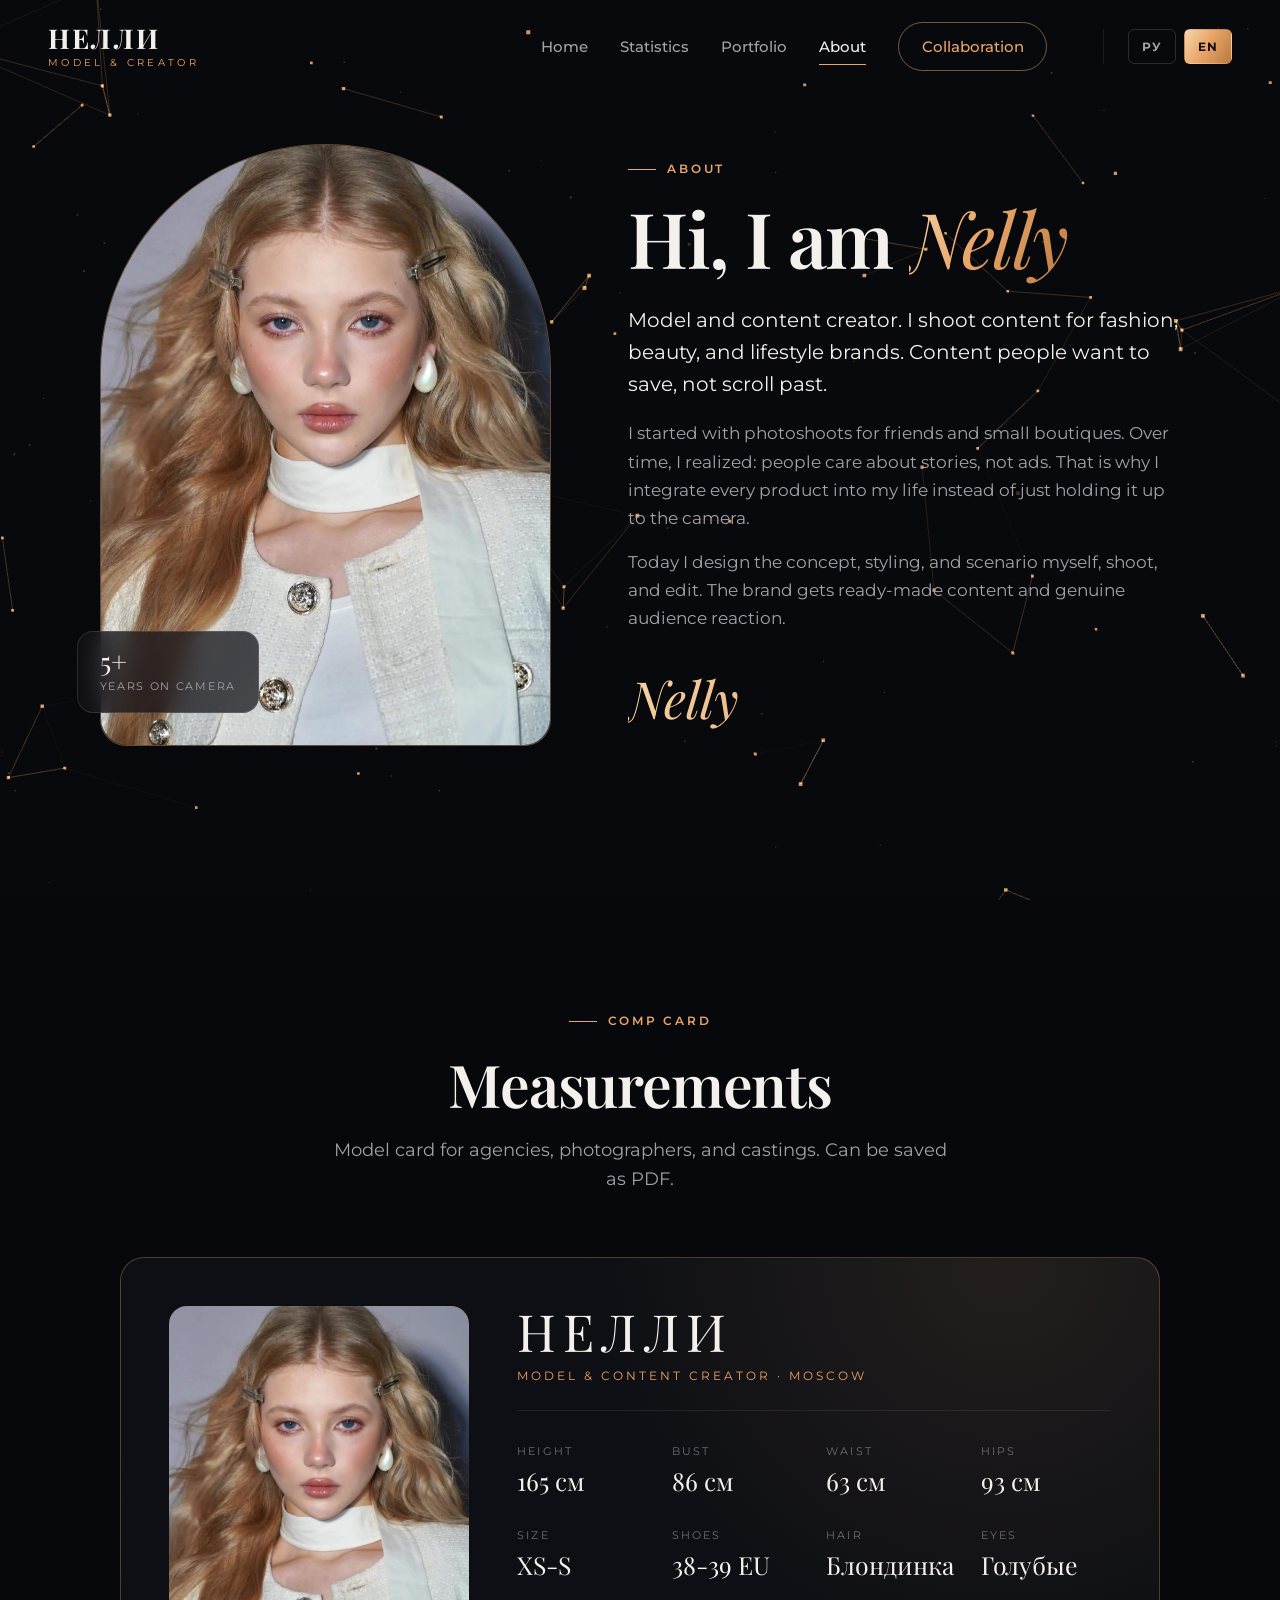
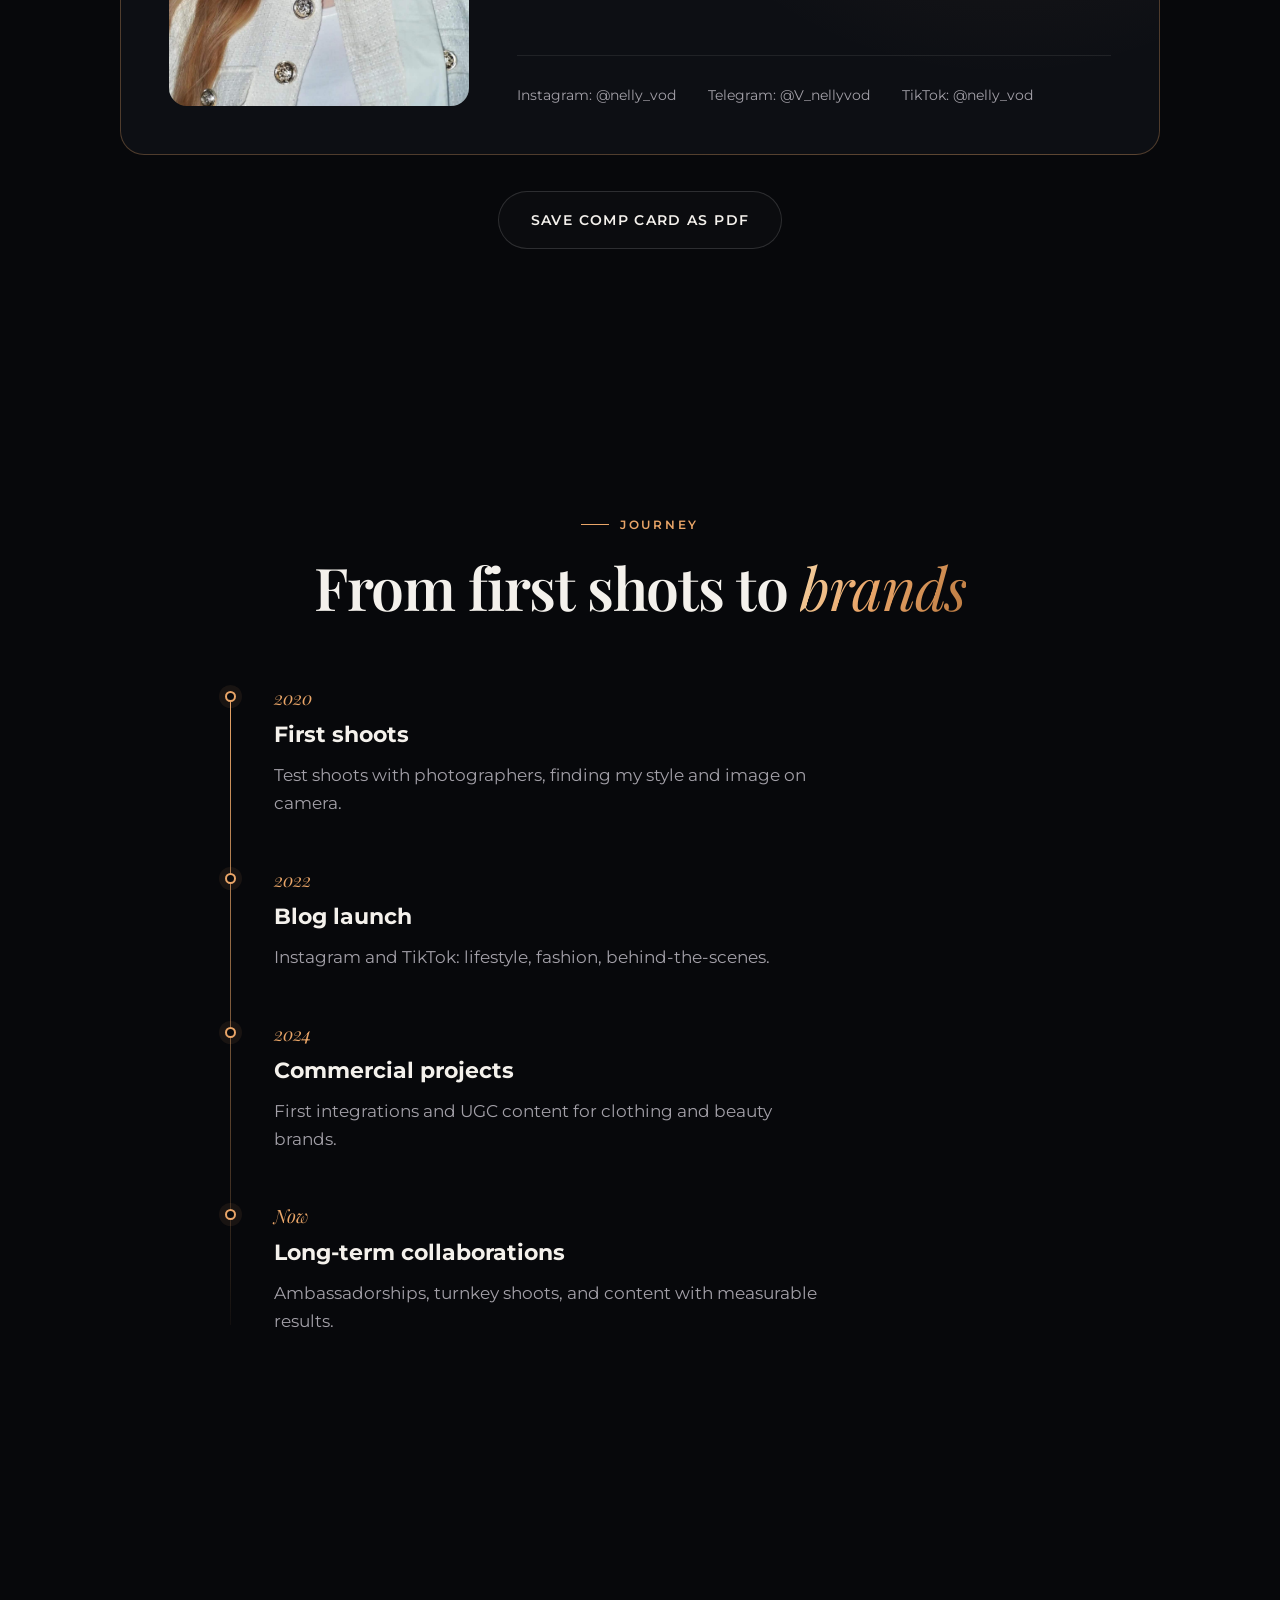
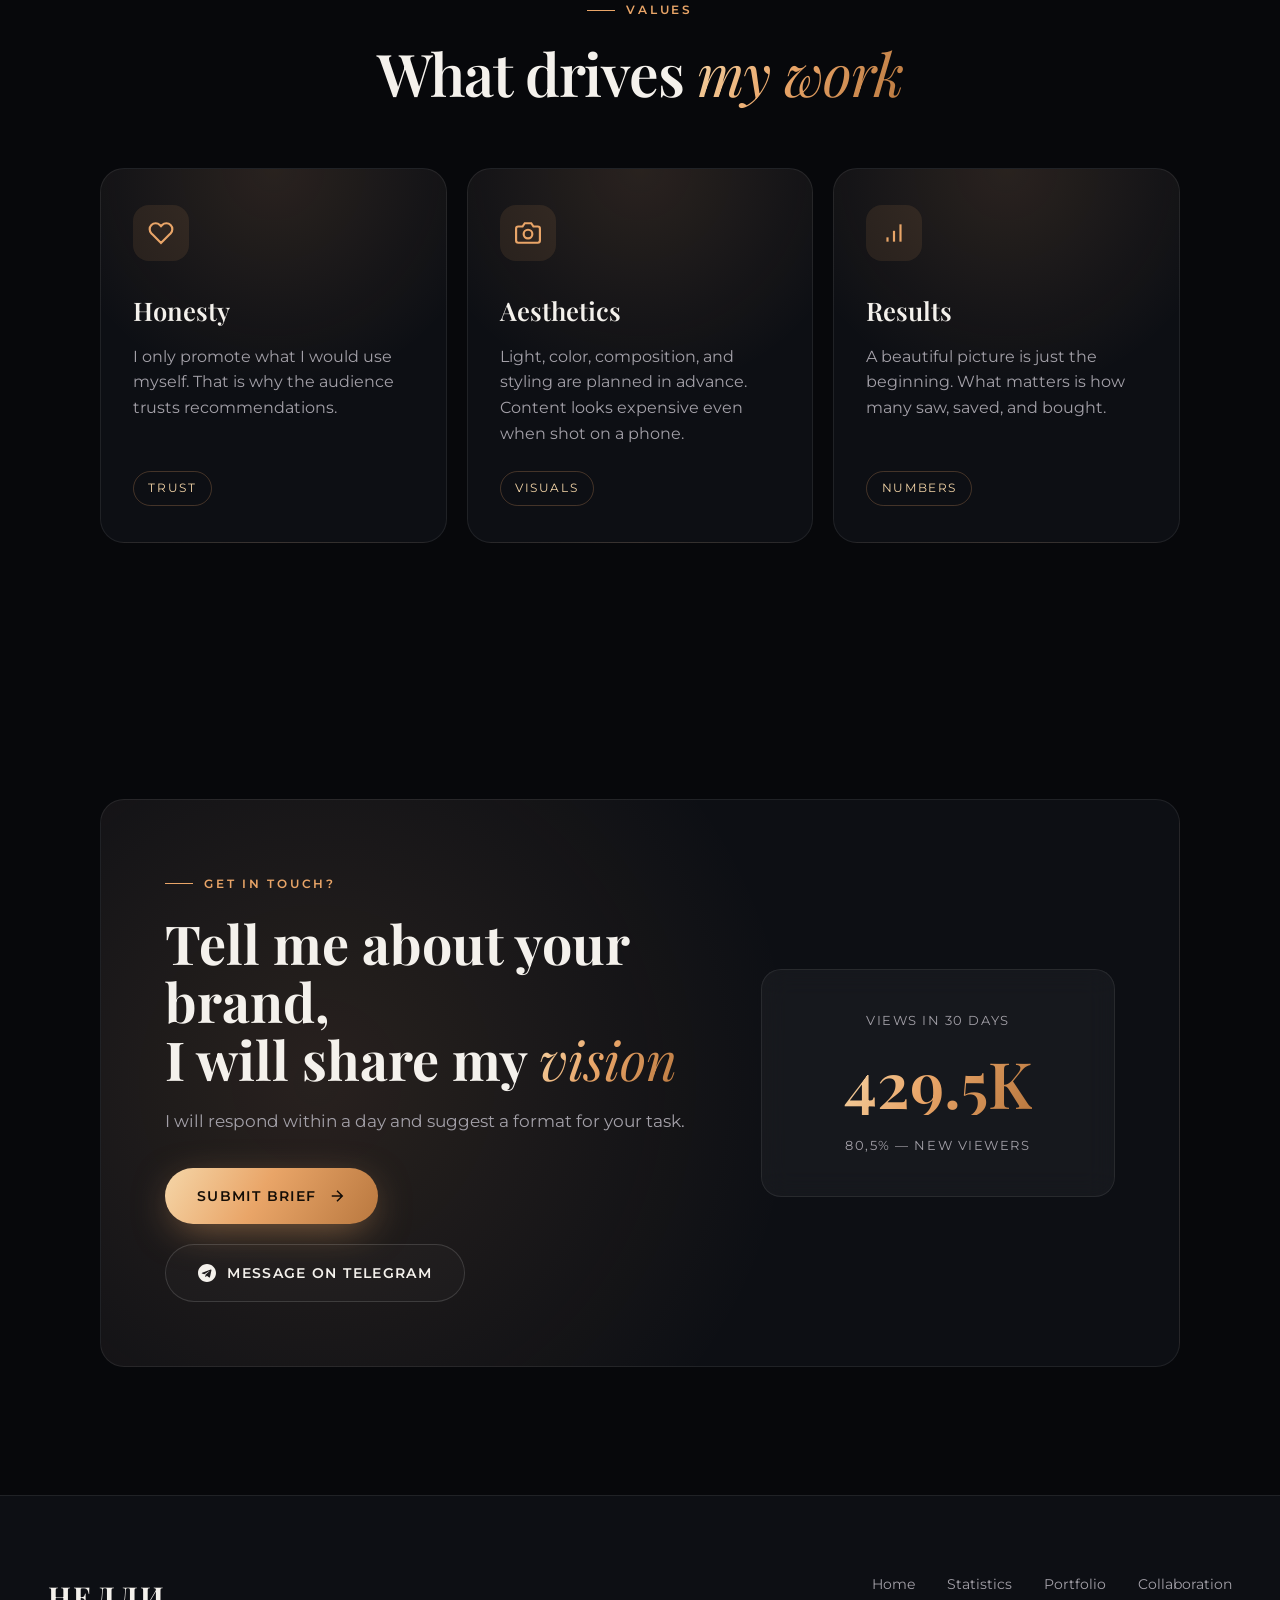
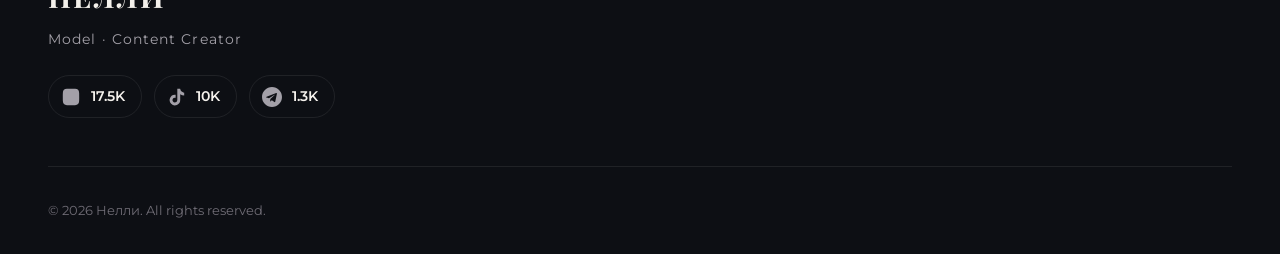
<file: about.html>
<!DOCTYPE html>
<html lang="ru">
<head>
  <meta charset="UTF-8">
  <meta name="viewport" content="width=device-width, initial-scale=1.0">
  <title>Обо мне — Нелли Вод (nelly_vod), модель и контент-креатор</title>
  <meta name="description" content="Нелли Вод — модель и контент-креатор. История, параметры, ценности и подход к работе с брендами.">
  <script>document.documentElement.classList.add('js');setTimeout(function(){if(!window.__ok)document.documentElement.classList.add('loaded','failsafe')},4500);</script>
  <link rel="preconnect" href="https://fonts.googleapis.com">
  <link rel="preconnect" href="https://fonts.gstatic.com" crossorigin>
  <link href="https://fonts.googleapis.com/css2?family=Montserrat:wght@300;400;500;600;700&family=Playfair+Display:ital,wght@0,400;0,600;0,700;1,400;1,600&display=swap" rel="stylesheet">
  <link rel="stylesheet" href="css/main.css">
  <link rel="stylesheet" href="css/about.css">
  <script src="js/i18n.js"></script>
</head>
<body>
  <div class="preloader" aria-hidden="true">
    <div class="preloader-inner">
      <div class="preloader-logo">Nelly</div>
      <div class="preloader-bar"><span id="preloaderBar"></span></div>
      <div class="preloader-pct" id="preloaderPct">0%</div>
    </div>
  </div>
  <div class="cursor-dot"></div><div class="cursor-ring"></div>

  <header class="nav" id="nav">
    <a href="index.html" class="nav-logo"><span class="logo-main">НЕЛЛИ</span><span class="logo-sub">Model &amp; Creator</span></a>
    <nav class="nav-menu" id="navMenu" aria-label="Основное меню">
      <a href="index.html" class="nav-item" data-i18n="nav_home">Главная</a>
      <a href="stats.html" class="nav-item" data-i18n="nav_stats">Статистика</a>
      <a href="portfolio.html" class="nav-item" data-i18n="nav_portfolio">Портфолио</a>
      <a href="about.html" class="nav-item active" data-i18n="nav_about">Обо мне</a>
      <a href="contact.html" class="nav-item nav-item-cta" data-i18n="nav_collab">Сотрудничество</a>
      <div class="lang-switcher">
        <button class="lang-btn" data-lang="ru" aria-label="Русский">РУ</button>
        <button class="lang-btn" data-lang="en" aria-label="English">EN</button>
      </div>
    </nav>
    <button class="nav-toggle" id="navToggle" aria-label="Открыть меню" aria-expanded="false"><span></span><span></span><span></span></button>
  </header>

  <main class="page-narrow">
    <!-- ИНТРО -->
    <section class="section about-page">
      <div class="container about-hero">
        <div class="about-visual reveal">
          <div class="portrait" data-tilt>
            <img class="portrait-img" src="images/about.jpg" alt="Нелли — портрет" data-fallback>
            <div class="portrait-fallback" aria-hidden="true">N</div>
            <div class="portrait-badge glass">
              <span>5+</span>
              <small data-i18n="about_badge_exp">лет в кадре</small>
            </div>
          </div>
        </div>
        <div class="about-intro reveal" style="--d:.15s">
          <span class="section-tag" data-i18n="about_tag">Обо мне</span>
          <h1 class="about-title">
            <span data-i18n="about_title">Привет, я</span>
            <span class="gradient-text italic" data-i18n="about_title_highlight">Нелли</span>
          </h1>
          <p class="about-lead" data-i18n="about_lead">Модель и контент-креатор. Снимаю контент для брендов моды, красоты и lifestyle — такой, который хочется сохранить, а не пролистать.</p>
          <p class="about-text" data-i18n="about_text_1">Начинала с фотосессий для друзей и небольших шоурумов. Со временем поняла главное: людям интересна не реклама, а история. Поэтому каждый продукт я встраиваю в свою жизнь, а не просто держу в кадре.</p>
          <p class="about-text" data-i18n="about_text_2">Сегодня я сама продумываю концепцию, образ и сценарий, снимаю и монтирую. Бренд получает готовый контент и живую реакцию аудитории.</p>
          <div class="about-signature" aria-hidden="true">Nelly</div>
        </div>
      </div>
    </section>

    <!-- КОМПОЗИТКА -->
    <section class="section compcard-section" id="compcard">
      <div class="container">
        <div class="section-header center reveal">
          <span class="section-tag" data-i18n="compcard_tag">Композитка</span>
          <h2 class="section-title" data-i18n="compcard_title">Параметры</h2>
          <p class="section-sub" data-i18n="compcard_subtitle">Модельная карта для агентств, фотографов и кастингов. Можно сохранить в PDF.</p>
        </div>
        <div class="compcard reveal">
          <div class="compcard-photo">
            <img src="images/about.jpg" alt="Нелли — фото для композитки" onerror="this.remove()">
          </div>
          <div class="compcard-info">
            <div class="compcard-head">
              <div class="compcard-name">НЕЛЛИ</div>
              <div class="compcard-sub" data-i18n="compcard_location">Model &amp; Content Creator · Москва</div>
            </div>
            <dl class="compcard-grid">
              <div><dt data-i18n="compcard_height">Рост</dt><dd>165 см</dd></div>
              <div><dt data-i18n="compcard_bust">Грудь</dt><dd>86 см</dd></div>
              <div><dt data-i18n="compcard_waist">Талия</dt><dd>63 см</dd></div>
              <div><dt data-i18n="compcard_hips">Бёдра</dt><dd>93 см</dd></div>
              <div><dt data-i18n="compcard_size">Размер</dt><dd>XS-S</dd></div>
              <div><dt data-i18n="compcard_shoes">Обувь</dt><dd>38-39 EU</dd></div>
              <div><dt data-i18n="compcard_hair">Волосы</dt><dd>Блондинка</dd></div>
              <div><dt data-i18n="compcard_eyes">Глаза</dt><dd>Голубые</dd></div>
            </dl>
            <div class="compcard-foot">
              <span>Instagram: @nelly_vod</span>
              <span>Telegram: @V_nellyvod</span>
              <span>TikTok: @nelly_vod</span>
            </div>
          </div>
        </div>
        <div class="compcard-actions reveal">
          <button type="button" class="btn btn-outline magnetic" data-print data-track="compcard_pdf">
            <span data-i18n="compcard_save">Сохранить композитку в PDF</span>
          </button>
        </div>
      </div>
    </section>

    <!-- ПУТЬ -->
    <section class="section">
      <div class="container">
        <div class="section-header center reveal">
          <span class="section-tag" data-i18n="timeline_tag">Путь</span>
          <h2 class="section-title">
            <span data-i18n="timeline_title">От первых кадров до</span>
            <span class="gradient-text italic" data-i18n="timeline_title_highlight">брендов</span>
          </h2>
        </div>
        <!-- ЗАМЕНИ годы и события на реальные -->
        <div class="timeline reveal">
          <div class="tl-item">
            <span class="tl-year" data-i18n="timeline_2020">2020</span>
            <h3 data-i18n="timeline_2020_title">Первые съёмки</h3>
            <p data-i18n="timeline_2020_text">Тест-съёмки с фотографами, поиск своего стиля и образа в кадре.</p>
          </div>
          <div class="tl-item">
            <span class="tl-year" data-i18n="timeline_2022">2022</span>
            <h3 data-i18n="timeline_2022_title">Запуск блога</h3>
            <p data-i18n="timeline_2022_text">Instagram и TikTok: lifestyle, мода, закулисье съёмок.</p>
          </div>
          <div class="tl-item">
            <span class="tl-year" data-i18n="timeline_2024">2024</span>
            <h3 data-i18n="timeline_2024_title">Коммерческие проекты</h3>
            <p data-i18n="timeline_2024_text">Первые интеграции и UGC-контент для брендов одежды и косметики.</p>
          </div>
          <div class="tl-item">
            <span class="tl-year" data-i18n="timeline_now">Сейчас</span>
            <h3 data-i18n="timeline_now_title">Долгосрочные коллаборации</h3>
            <p data-i18n="timeline_now_text">Амбассадорство, съёмки под ключ и контент с измеримым результатом.</p>
          </div>
        </div>
      </div>
    </section>

    <!-- ЦЕННОСТИ -->
    <section class="section">
      <div class="container">
        <div class="section-header center reveal">
          <span class="section-tag" data-i18n="values_tag">Ценности</span>
          <h2 class="section-title">
            <span data-i18n="values_title">На чём держится</span>
            <span class="gradient-text italic" data-i18n="values_title_highlight">работа</span>
          </h2>
        </div>
        <div class="features-grid reveal">
          <article class="feature-card" data-tilt>
            <div class="feature-icon" data-icon="heart"></div>
            <h3 class="feature-title" data-i18n="value1_title">Честность</h3>
            <p class="feature-desc" data-i18n="value1_desc">Рекламирую только то, чем пользовалась бы сама. Поэтому аудитория верит рекомендациям.</p>
            <span class="feature-tag" data-i18n="value1_tag">Доверие</span>
          </article>
          <article class="feature-card" data-tilt>
            <div class="feature-icon" data-icon="camera"></div>
            <h3 class="feature-title" data-i18n="value2_title">Эстетика</h3>
            <p class="feature-desc" data-i18n="value2_desc">Свет, цвет, композиция и образ продуманы заранее. Контент выглядит дорого, даже если снят на телефон.</p>
            <span class="feature-tag" data-i18n="value2_tag">Визуал</span>
          </article>
          <article class="feature-card" data-tilt>
            <div class="feature-icon" data-icon="chart"></div>
            <h3 class="feature-title" data-i18n="value3_title">Результат</h3>
            <p class="feature-desc" data-i18n="value3_desc">Красивая картинка — это только начало. Важно, сколько людей увидели, сохранили и купили.</p>
            <span class="feature-tag" data-i18n="value3_tag">Цифры</span>
          </article>
        </div>
      </div>
    </section>

    <!-- ПРИЗЫВ К ДЕЙСТВИЮ -->
    <section class="section">
      <div class="container">
        <div class="cta-card reveal">
          <div>
            <span class="section-tag" data-i18n="about_cta_tag">Познакомимся?</span>
            <h2 class="cta-title">
              <span data-i18n="about_cta_title">Расскажите о бренде,<br>а я — о</span>
              <span class="gradient-text italic" data-i18n="about_cta_title_highlight">идее</span>
            </h2>
            <p class="cta-text" data-i18n="about_cta_text">Отвечу в течение дня и предложу формат под вашу задачу.</p>
            <div class="cta-buttons">
              <a href="contact.html" class="btn btn-primary magnetic" data-track="about_contact">
                <span data-i18n="cta_btn_brief">Заполнить бриф</span>
                <span data-icon="arrow"></span>
              </a>
              <a data-link="tgDm" target="_blank" rel="noopener" class="btn btn-outline magnetic" data-track="contact_telegram">
                <span data-icon="telegram"></span>
                <span data-i18n="cta_btn_telegram">Написать в Telegram</span>
              </a>
            </div>
          </div>
          <div class="floating-card glass">
            <small data-i18n="cta_views">Просмотры за 30 дней</small>
            <strong class="gradient-text" data-value="insights.views" data-format="k">0</strong>
            <small><span data-value="insights.nonFollowersPct" data-suffix="%"></span> — <span data-i18n="cta_new_viewers">новые зрители</span></small>
          </div>
        </div>
      </div>
    </section>
  </main>

  <footer class="footer">
    <div class="container">
      <div class="footer-top">
        <div>
          <div class="footer-logo">НЕЛЛИ</div>
          <p class="footer-tagline" data-i18n="footer_tagline">Модель · Контент-креатор</p>
          <div class="footer-socials" id="footerSocials"></div>
        </div>
        <nav class="footer-nav" aria-label="Нижнее меню">
          <a href="index.html" data-i18n="nav_home">Главная</a>
          <a href="stats.html" data-i18n="nav_stats">Статистика</a>
          <a href="portfolio.html" data-i18n="nav_portfolio">Портфолио</a>
          <a href="contact.html" data-i18n="nav_collab">Сотрудничество</a>
        </nav>
      </div>
      <div class="footer-bottom">
        <span>© <span id="year"></span> Нелли. <span data-i18n="footer_rights">Все права защищены</span>.</span>
      </div>
    </div>
  </footer>

  <script src="js/vendor/gsap.min.js"></script>
  <script src="js/data.js"></script>
  <script src="js/main.js"></script>
  <script>
    // Кнопка «Сохранить в PDF»: открывает печать, в ней выбрать «Сохранить как PDF»
    document.querySelector('[data-print]')?.addEventListener('click', () => window.print());
  </script>
  <script src="js/mobile-fx.js"></script>
  <script src="js/fx3d.js"></script>
</body>
</html>
</file>
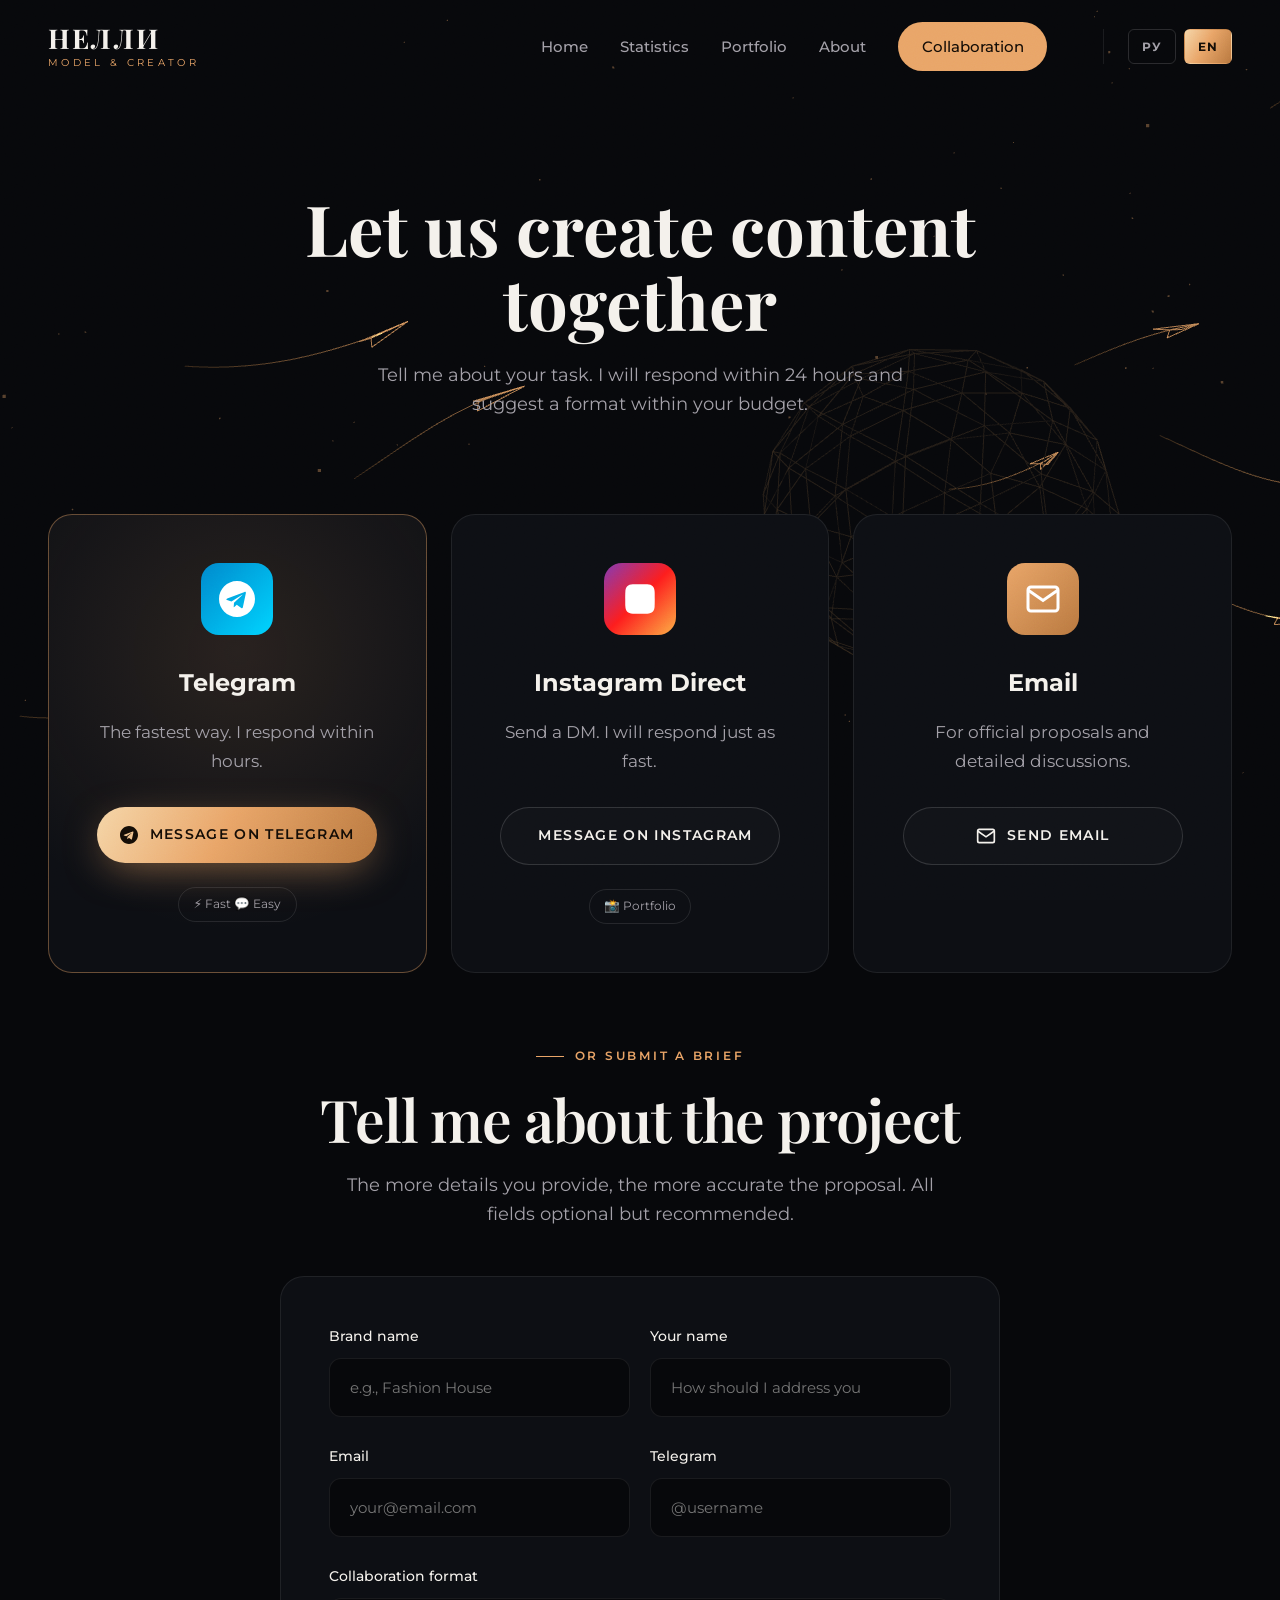
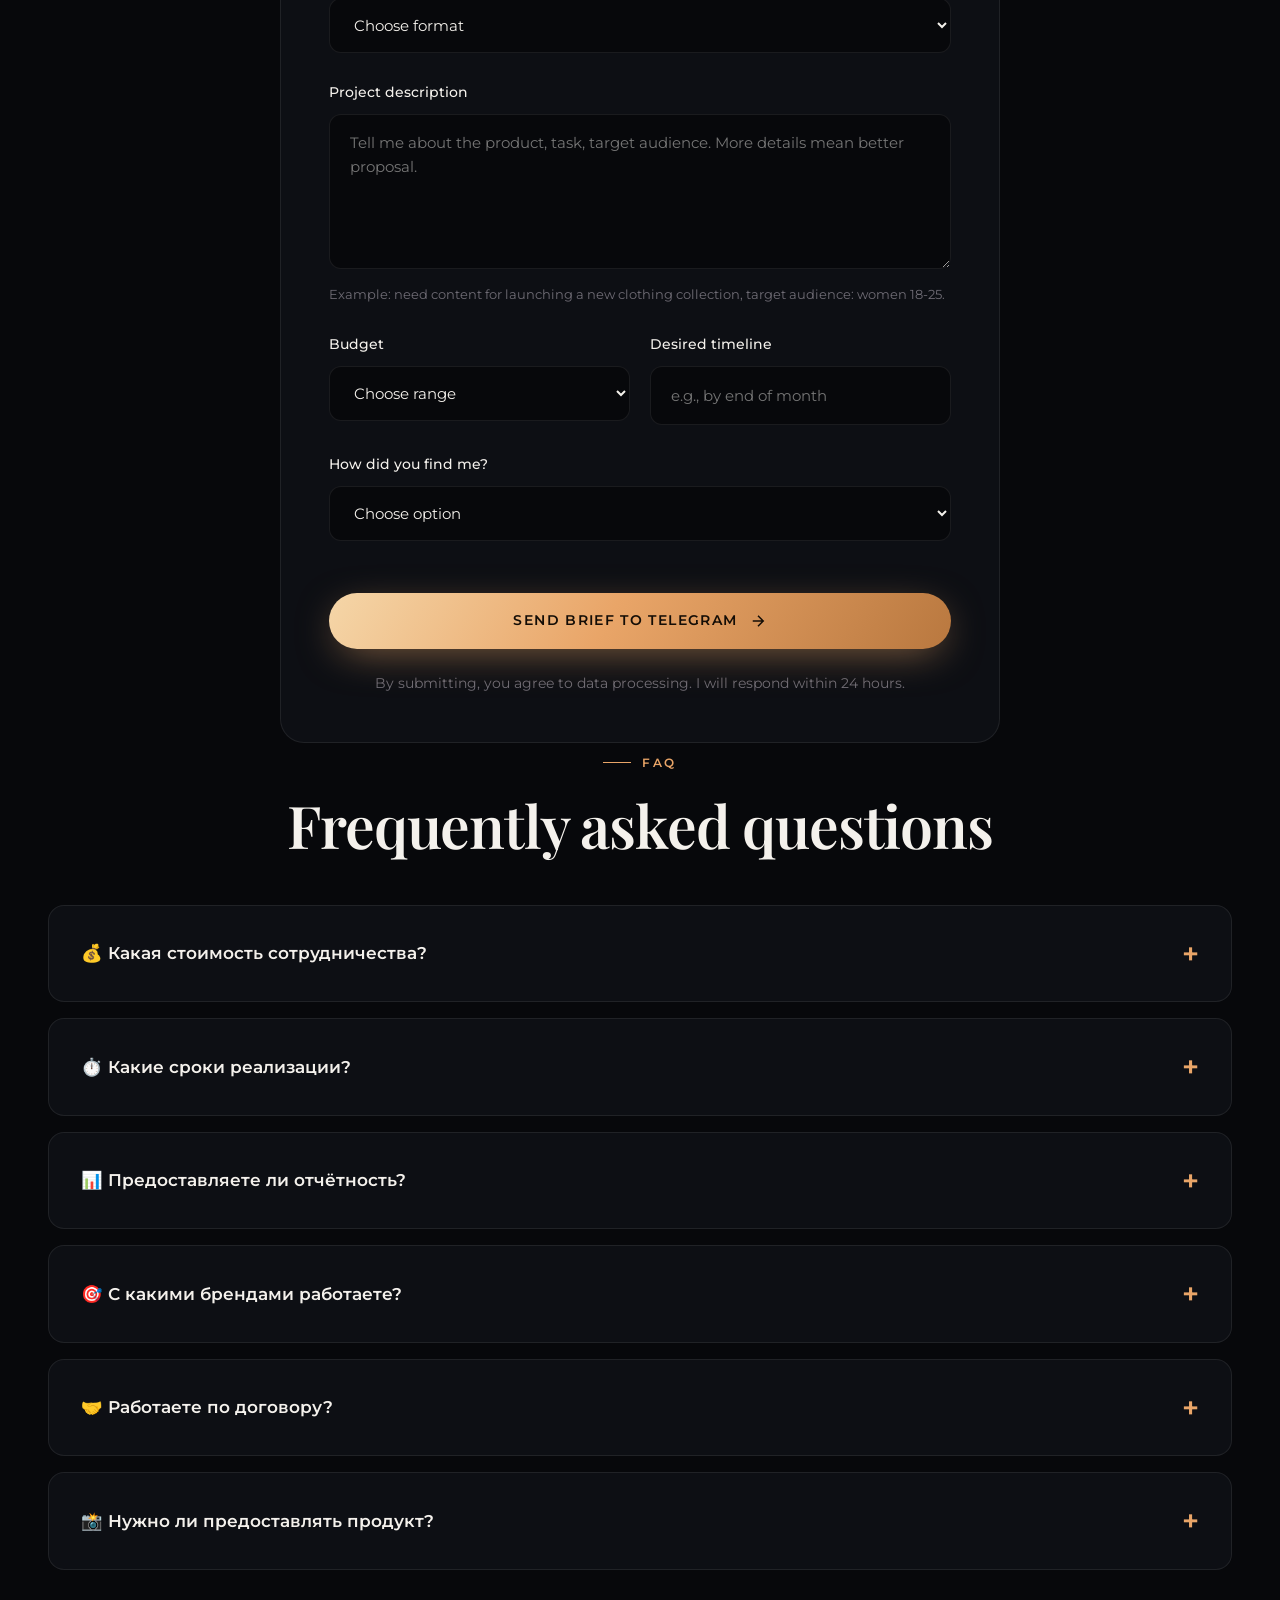
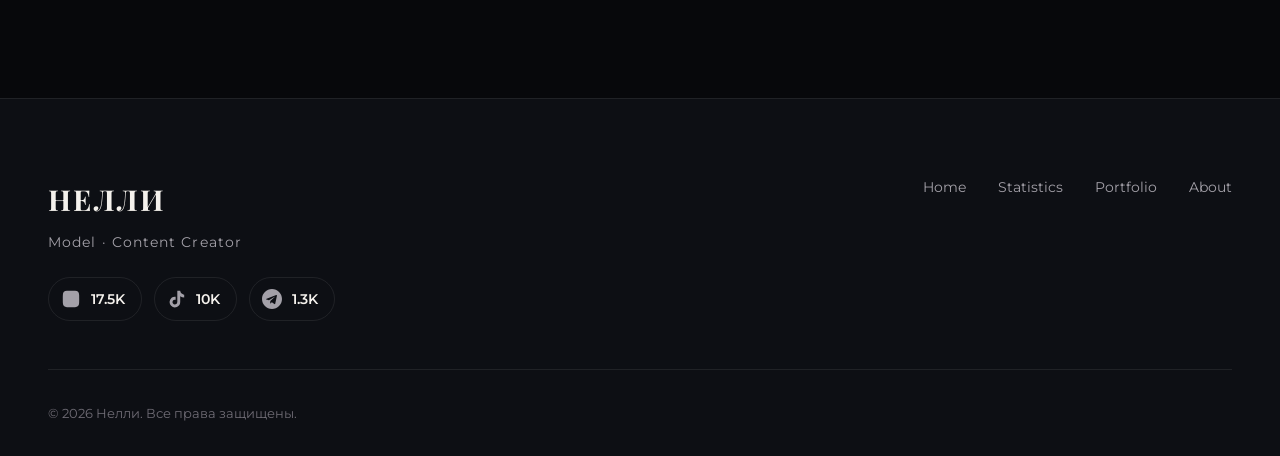
<file: contact.html>
<!DOCTYPE html>
<html lang="ru">
<head>
  <meta charset="UTF-8">
  <meta name="viewport" content="width=device-width, initial-scale=1.0">
  <title>Сотрудничество — Нелли</title>
  <meta name="description" content="Заполните бриф для обсуждения проекта с Нелли. Отвечу в течение 24 часов.">
  <link rel="preconnect" href="https://fonts.googleapis.com">
  <link rel="preconnect" href="https://fonts.gstatic.com" crossorigin>
  <link href="https://fonts.googleapis.com/css2?family=Montserrat:wght@300;400;500;600;700&family=Playfair+Display:ital,wght@0,400;0,600;0,700;1,400;1,600&display=swap" rel="stylesheet">
  <link rel="stylesheet" href="css/main.css">
  <link rel="stylesheet" href="css/contact.css">
</head>
<body>
  <div class="preloader" aria-hidden="true">
    <div class="preloader-inner">
      <div class="preloader-logo">Nelly</div>
      <div class="preloader-bar"><span id="preloaderBar"></span></div>
      <div class="preloader-pct" id="preloaderPct">0%</div>
    </div>
  </div>
  <div class="cursor-dot"></div><div class="cursor-ring"></div>

  <header class="nav" id="nav">
    <a href="index.html" class="nav-logo"><span class="logo-main">НЕЛЛИ</span><span class="logo-sub">Model &amp; Creator</span></a>
    <nav class="nav-menu" id="navMenu" aria-label="Основное меню">
  <a href="index.html" class="nav-item" data-i18n="nav_home">Главная</a>
  <a href="stats.html" class="nav-item" data-i18n="nav_stats">Статистика</a>
  <a href="portfolio.html" class="nav-item" data-i18n="nav_portfolio">Портфолио</a>
  <a href="about.html" class="nav-item" data-i18n="nav_about">Обо мне</a>
  <a href="contact.html" class="nav-item nav-item-cta active" data-i18n="nav_collab">Сотрудничество</a>
  <div class="lang-switcher">
    <button class="lang-btn" data-lang="ru" aria-label="Русский">РУ</button>
    <button class="lang-btn" data-lang="en" aria-label="English">EN</button>
  </div>
</nav>
    <button class="nav-toggle" id="navToggle" aria-label="Открыть меню" aria-expanded="false"><span></span><span></span><span></span></button>
  </header>

  <main>
    <section class="section contact-page">
      <div class="container">
        <!-- Hero -->
       <div class="contact-hero reveal">
  <h1 class="contact-hero-title" data-i18n="contact_title">Создадим контент<br>вместе</h1>
  <p class="section-sub" style="max-width:600px;margin-inline:auto" data-i18n="contact_subtitle">Расскажите о задаче — отвечу в течение 24 часов и предложу формат под ваш бюджет.</p>
</div>

        <!-- Способы связи -->
        <div class="contact-methods reveal" style="margin-top:4rem">
  <div class="contact-card contact-card-primary">
    <div class="contact-card-icon telegram">
      <svg viewBox="0 0 24 24" fill="currentColor"><path d="M12 0C5.373 0 0 5.373 0 12s5.373 12 12 12 12-5.373 12-12S18.627 0 12 0zm5.894 8.221l-1.97 9.28c-.145.658-.537.818-1.084.508l-3-2.21-1.446 1.394c-.14.18-.357.295-.6.295-.002 0-.003 0-.005 0l.213-3.054 5.56-5.022c.24-.213-.054-.334-.373-.121l-6.869 4.326-2.96-.924c-.64-.203-.658-.64.135-.954l11.566-4.458c.538-.196 1.006.128.832.941z"/></svg>
    </div>
    <h3 data-i18n="contact_telegram">Telegram</h3>
    <p data-i18n="contact_telegram_desc">Самый быстрый способ. Отвечаю в течение нескольких часов.</p>
    <a data-link="tgDm" class="btn btn-primary btn-large magnetic" data-track="contact_telegram_primary">
      <span data-icon="telegram"></span>
      <span data-i18n="contact_telegram_btn">Написать в Telegram</span>
    </a>
    <div class="contact-perks">
      <span class="perk-badge" data-i18n="contact_telegram_perks">⚡ Быстро 💬 Удобно</span>
    </div>
  </div>

  <div class="contact-card">
    <div class="contact-card-icon instagram">
      <svg viewBox="0 0 24 24" fill="currentColor"><path d="M12 2.163c3.204 0 3.584.012 4.85.07 3.252.148 4.771 1.691 4.919 4.919.058 1.265.069 1.645.069 4.849 0 3.205-.012 3.584-.069 4.849-.149 3.225-1.664 4.771-4.919 4.919-1.266.058-1.644.07-4.85.07-3.204 0-3.584-.012-4.849-.07-3.26-.149-4.771-1.699-4.919-4.92-.058-1.265-.07-1.644-.07-4.849 0-3.204.013-3.583.07-4.849.149-3.227 1.664-4.771 4.919-4.919 1.266-.057 1.645-.069 4.849-.069z"/></svg>
    </div>
    <h3 data-i18n="contact_instagram">Instagram Direct</h3>
    <p data-i18n="contact_instagram_desc">Напишите в директ — также быстро отвечу.</p>
    <a data-link="instaDm" class="btn btn-outline btn-large magnetic" data-track="contact_instagram">
      <svg width="20" height="20" viewBox="0 0 24 24" fill="currentColor"><path d="M12 2.163c3.204 0 3.584.012 4.85.07 3.252.148 4.771 1.691 4.919 4.919.058 1.265.069 1.645.069 4.849 0 3.205-.012 3.584-.069 4.849-.149 3.225-1.664 4.771-4.919 4.919-1.266.058-1.644.07-4.85.07-3.204 0-3.584-.012-4.849-.07-3.26-.149-4.771-1.699-4.919-4.92-.058-1.265-.07-1.644-.07-4.849 0-3.204.013-3.583.07-4.849.149-3.227 1.664-4.771 4.919-4.919 1.266-.057 1.645-.069 4.849-.069z"/></svg>
      <span data-i18n="contact_instagram_btn">Написать в Instagram</span>
    </a>
    <div class="contact-perks">
      <span class="perk-badge" data-i18n="contact_instagram_perks">📸 Портфолио</span>
    </div>
  </div>

  <div class="contact-card">
    <div class="contact-card-icon email">
      <svg viewBox="0 0 24 24" fill="none" stroke="currentColor" stroke-width="2"><path d="M4 4h16c1.1 0 2 .9 2 2v12c0 1.1-.9 2-2 2H4c-1.1 0-2-.9-2-2V6c0-1.1.9-2 2-2z"/><polyline points="22,6 12,13 2,6"/></svg>
    </div>
    <h3 data-i18n="contact_email">Email</h3>
    <p data-i18n="contact_email_desc">Для официальных предложений и детального обсуждения.</p>
    <a id="emailLink" class="btn btn-outline btn-large magnetic" data-track="contact_email">
      <svg width="20" height="20" viewBox="0 0 24 24" fill="none" stroke="currentColor" stroke-width="2"><path d="M4 4h16c1.1 0 2 .9 2 2v12c0 1.1-.9 2-2 2H4c-1.1 0-2-.9-2-2V6c0-1.1.9-2 2-2z"/><polyline points="22,6 12,13 2,6"/></svg>
      <span data-i18n="contact_email_btn">Написать Email</span>
    </a>
  </div>
</div>

        <!-- Бриф-форма -->
       <div class="brief-header">
  <span class="section-tag" data-i18n="contact_brief_tag">Или заполните бриф</span>
  <h2 class="section-title" data-i18n="contact_brief_title">Расскажите о проекте</h2>
  <p class="section-sub" data-i18n="contact_brief_subtitle">Чем подробнее опишете задачу, тем точнее будет предложение. Все поля необязательные, но желательные.</p>
</div>

<form class="brief-form" id="briefForm">
  <div class="form-row">
    <div class="form-group">
      <label for="brandName" data-i18n="form_brand">Название бренда *</label>
      <input type="text" id="brandName" name="brandName" data-i18n="form_brand_placeholder" placeholder="Например: Fashion House" required>
    </div>
    <div class="form-group">
      <label for="contactPerson" data-i18n="form_name">Ваше имя *</label>
      <input type="text" id="contactPerson" name="contactPerson" data-i18n="form_name_placeholder" placeholder="Как к вам обращаться" required>
    </div>
  </div>

  <div class="form-row">
    <div class="form-group">
      <label for="email" data-i18n="form_email">Email</label>
      <input type="email" id="email" name="email" placeholder="your@email.com">
    </div>
    <div class="form-group">
      <label for="telegram" data-i18n="form_telegram">Telegram</label>
      <input type="text" id="telegram" name="telegram" data-i18n="form_telegram_placeholder" placeholder="@username">
    </div>
  </div>

  <div class="form-group">
    <label for="projectType" data-i18n="form_format">Формат сотрудничества *</label>
    <select id="projectType" name="projectType" required>
      <option value="" data-i18n="form_format_choose">Выберите формат</option>
      <option value="integration" data-i18n="form_format_integration">Рекламная интеграция (пост + Stories)</option>
      <option value="ugc" data-i18n="form_format_ugc">UGC контент для ваших соцсетей</option>
      <option value="photoshoot" data-i18n="form_format_photoshoot">Съёмка для каталога/сайта</option>
      <option value="ambassador" data-i18n="form_format_ambassador">Амбассадорство (долгосрочное)</option>
      <option value="event" data-i18n="form_format_event">Участие в мероприятии</option>
      <option value="other" data-i18n="form_format_other">Другое (опишу ниже)</option>
    </select>
  </div>

  <div class="form-group">
    <label for="description" data-i18n="form_description">Описание проекта *</label>
    <textarea id="description" name="description" rows="5" data-i18n="form_description_placeholder" placeholder="Расскажите о продукте, задаче, целевой аудитории. Чем подробнее — тем лучше." required></textarea>
    <small class="form-hint" data-i18n="form_description_hint">Например: нужен контент для запуска новой коллекции одежды, ЦА — девушки 18-25 лет.</small>
  </div>

  <div class="form-row">
    <div class="form-group">
      <label for="budget" data-i18n="form_budget">Бюджет</label>
      <select id="budget" name="budget">
        <option value="" data-i18n="form_budget_choose">Выберите диапазон</option>
        <option value="under50k" data-i18n="form_budget_under50k">До 50 000 ₽</option>
        <option value="50k-100k" data-i18n="form_budget_50k100k">50 000 – 100 000 ₽</option>
        <option value="100k-200k" data-i18n="form_budget_100k200k">100 000 – 200 000 ₽</option>
        <option value="200k+" data-i18n="form_budget_200k">От 200 000 ₽</option>
        <option value="discuss" data-i18n="form_budget_discuss">Обсудим индивидуально</option>
      </select>
    </div>
    <div class="form-group">
      <label for="deadline" data-i18n="form_deadline">Желаемые сроки</label>
      <input type="text" id="deadline" name="deadline" data-i18n="form_deadline_placeholder" placeholder="Например: до конца месяца">
    </div>
  </div>

  <div class="form-group">
    <label for="referral" data-i18n="form_referral">Как узнали обо мне?</label>
    <select id="referral" name="referral">
      <option value="" data-i18n="form_referral_choose">Выберите вариант</option>
      <option value="instagram" data-i18n="form_referral_instagram">Instagram</option>
      <option value="tiktok" data-i18n="form_referral_tiktok">TikTok</option>
      <option value="telegram" data-i18n="form_referral_telegram">Telegram</option>
      <option value="recommendation" data-i18n="form_referral_recommendation">Рекомендация</option>
      <option value="search" data-i18n="form_referral_search">Поиск в интернете</option>
      <option value="other" data-i18n="form_referral_other">Другое</option>
    </select>
  </div>

  <button type="submit" class="btn btn-primary btn-large" style="width:100%;margin-top:1.5rem">
    <span data-i18n="form_submit">Отправить бриф</span>
    <span data-icon="arrow"></span>
  </button>

  <p class="form-footer" data-i18n="form_footer">Нажимая кнопку, вы соглашаетесь с обработкой данных. Отвечу в течение 24 часов.</p>
</form>

          <div id="formSuccess" class="form-message success" hidden>
  <svg width="48" height="48" viewBox="0 0 24 24" fill="none" stroke="currentColor" stroke-width="2"><polyline points="20 6 9 17 4 12"/></svg>
  <h3 data-i18n="form_success_title">Остался один шаг</h3>
  <p data-i18n="form_success_text">Открылся Telegram с готовым сообщением. Нажмите «Отправить», и бриф у Нелли. Если текст не подставился, вставьте его в чат: он уже скопирован.</p>
  <a data-link="tgDm" target="_blank" rel="noopener" class="btn btn-outline" style="margin-top:1.5rem">
    <span data-i18n="form_success_btn">Открыть Telegram ещё раз</span>
  </a>
</div>


        <!-- FAQ -->
        <div class="faq-header">
  <span class="section-tag" data-i18n="faq_tag">FAQ</span>
  <h2 class="section-title" data-i18n="faq_title">Частые вопросы</h2>
</div>

          <div class="faq-list">
            <details class="faq-item">
              <summary class="faq-question">💰 Какая стоимость сотрудничества?</summary>
              <div class="faq-answer">
                <p>Стоимость зависит от формата:</p>
                <ul>
                  <li><strong>Рекламная интеграция</strong> (пост/reels + Stories) — от 5 000 ₽</li>
                  <li><strong>UGC контент</strong> (10-20+ фото/видео ) — от 35 000 ₽</li>
                  <li><strong>Амбассадорство</strong> — обсуждается индивидуально</li>
                </ul>
                <p>Точная цена зависит от задачи, сроков и эксклюзивности. Обсудим после брифа.</p>
              </div>
            </details>

            <details class="faq-item">
              <summary class="faq-question">⏱️ Какие сроки реализации?</summary>
              <div class="faq-answer">
                <p><strong>UGC контент</strong> — 3-5 рабочих дней после получения продукта.</p>
                <p><strong>Рекламная интеграция</strong> — согласовываем график публикации под ваши задачи.</p>
                <p><strong>Съёмка для каталога</strong> — от 1 недели (съёмка + обработка).</p>
              </div>
            </details>

            <details class="faq-item">
              <summary class="faq-question">📊 Предоставляете ли отчётность?</summary>
              <div class="faq-answer">
                <p>Да! После каждой публикации предоставляю детальную статистику:</p>
                <ul>
                  <li>Охваты (reach)</li>
                  <li>Вовлечённость (лайки, комментарии, сохранения)</li>
                  <li>Переходы по ссылке (если есть)</li>
                  <li>Скриншоты из статистики Instagram/TikTok</li>
                </ul>
              </div>
            </details>

            <details class="faq-item">
              <summary class="faq-question">🎯 С какими брендами работаете?</summary>
              <div class="faq-answer">
                <p>Я работаю с брендами из сфер:</p>
                <ul>
                  <li>Мода и одежда</li>
                  <li>Красота и косметика</li>
                  <li>Lifestyle и аксессуары</li>
                  <li>Фитнес и здоровье</li>
                  <li>Travel и отели</li>
                </ul>
                <p>Открыта к нестандартным проектам! Главное — чтобы продукт был качественным и соответствовал интересам моей аудитории.</p>
              </div>
            </details>

            <details class="faq-item">
              <summary class="faq-question">🤝 Работаете по договору?</summary>
              <div class="faq-answer">
                <p>Да, при необходимости заключаем официальный договор (ИП или самозанятость). Работаю с НДС и без — обсудим ваш формат.</p>
              </div>
            </details>

            <details class="faq-item">
              <summary class="faq-question">📸 Нужно ли предоставлять продукт?</summary>
              <div class="faq-answer">
                <p><strong>Для UGC и рекламы</strong> — да, продукт нужен для съёмки.</p>
                <p><strong>Для каталожной съёмки</strong> — можем работать в вашем шоуруме или студии.</p>
                <p>Доставку по Москве обычно организует бренд, но можем обсудить.</p>
              </div>
            </details>
          </div>
        </div>
      </div>
    </section>
  </main>

  <footer class="footer">
  <div class="container">
    <div class="footer-top">
      <div>
        <div class="footer-logo">НЕЛЛИ</div>
        <p class="footer-tagline" data-i18n="footer_tagline">Модель · Контент-креатор</p>
        <div class="footer-socials" id="footerSocials"></div>
      </div>
        <nav class="footer-nav" aria-label="Нижнее меню">
        <a href="index.html" data-i18n="nav_home">Главная</a>
        <a href="stats.html" data-i18n="nav_stats">Статистика</a>
        <a href="portfolio.html" data-i18n="nav_portfolio">Портфолио</a>
        <a href="about.html" data-i18n="nav_about">Обо мне</a>
      </nav>
      </div>
      <div class="footer-bottom">
        <span>© <span id="year"></span> Нелли. Все права защищены.</span>
      </div>
    </div>
  </footer>

  <script src="js/vendor/gsap.min.js"></script>
  <script src="js/data.js"></script>
  <script src="js/i18n.js"></script>
  <script src="js/main.js"></script>
  <script src="js/contact.js"></script>
  <script src="js/mobile-fx.js"></script>
  <script src="js/fx3d.js"></script>
</body>
</html>
</file>
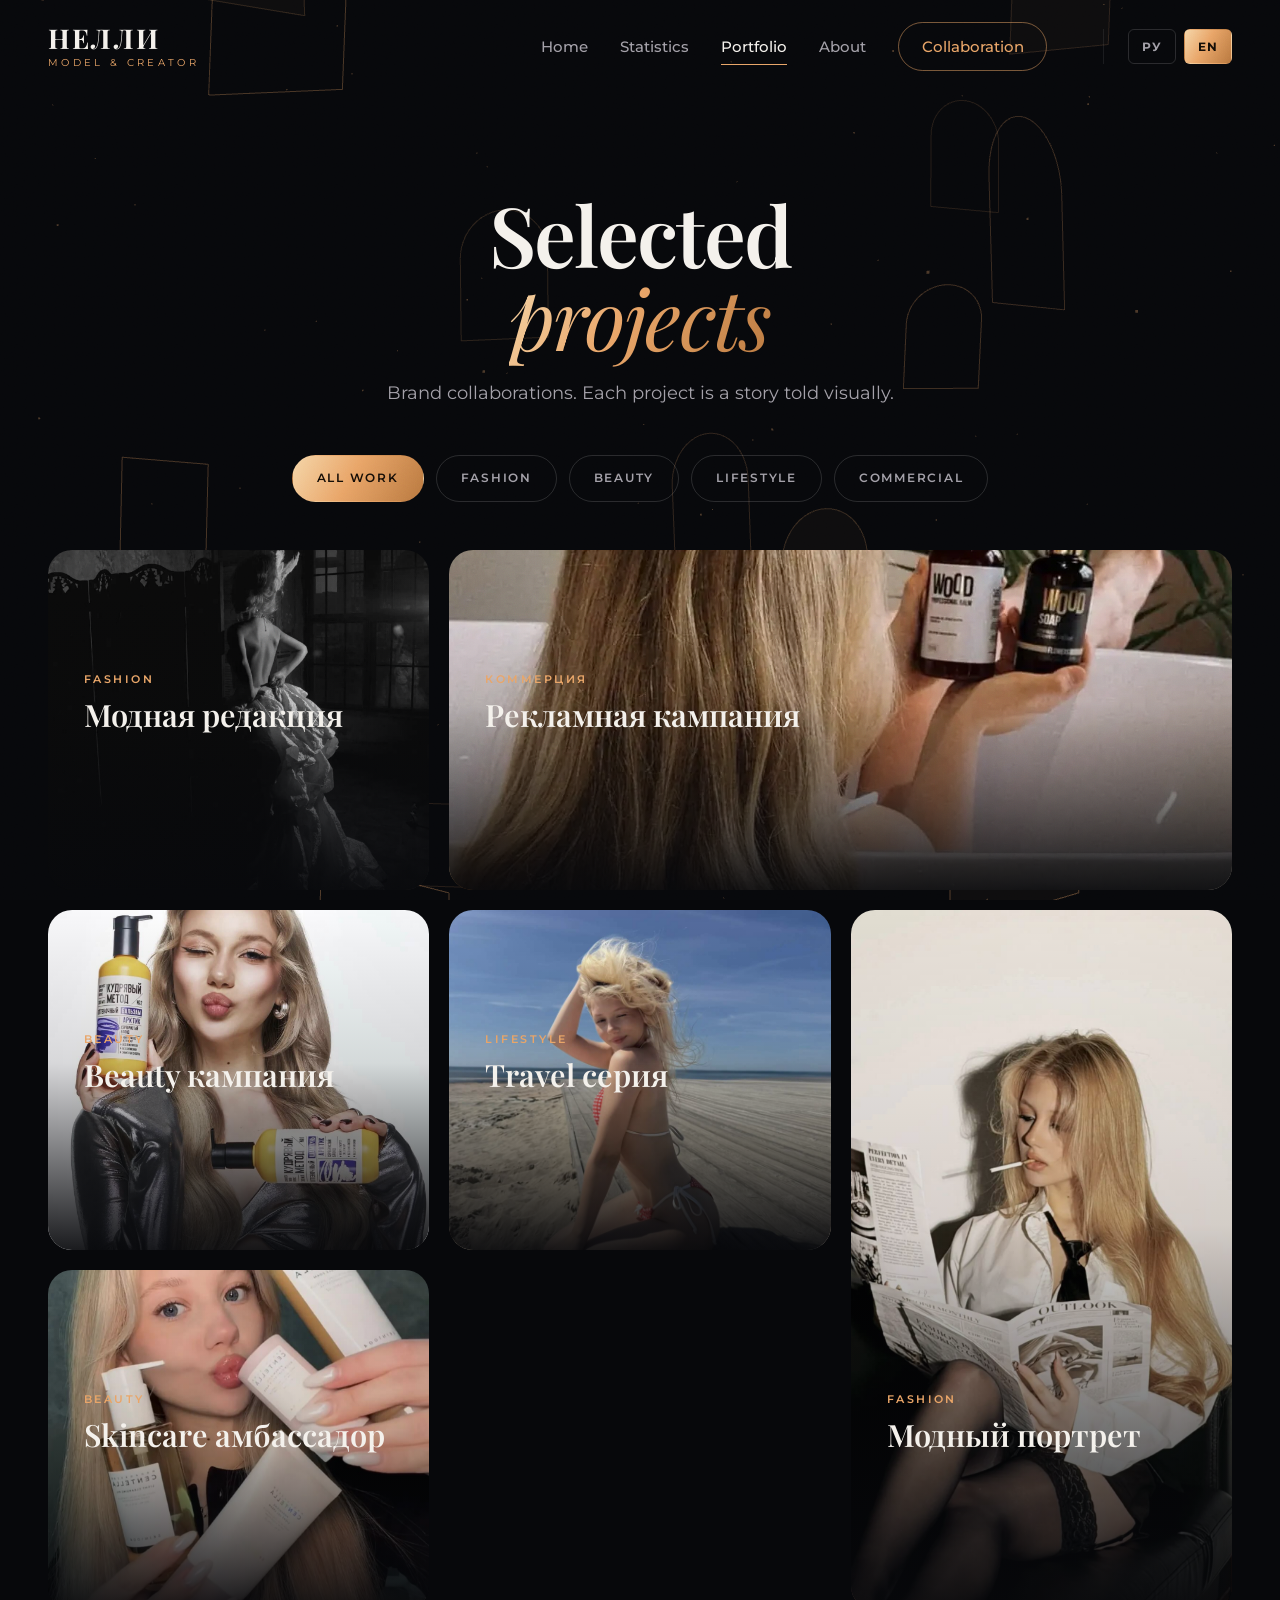
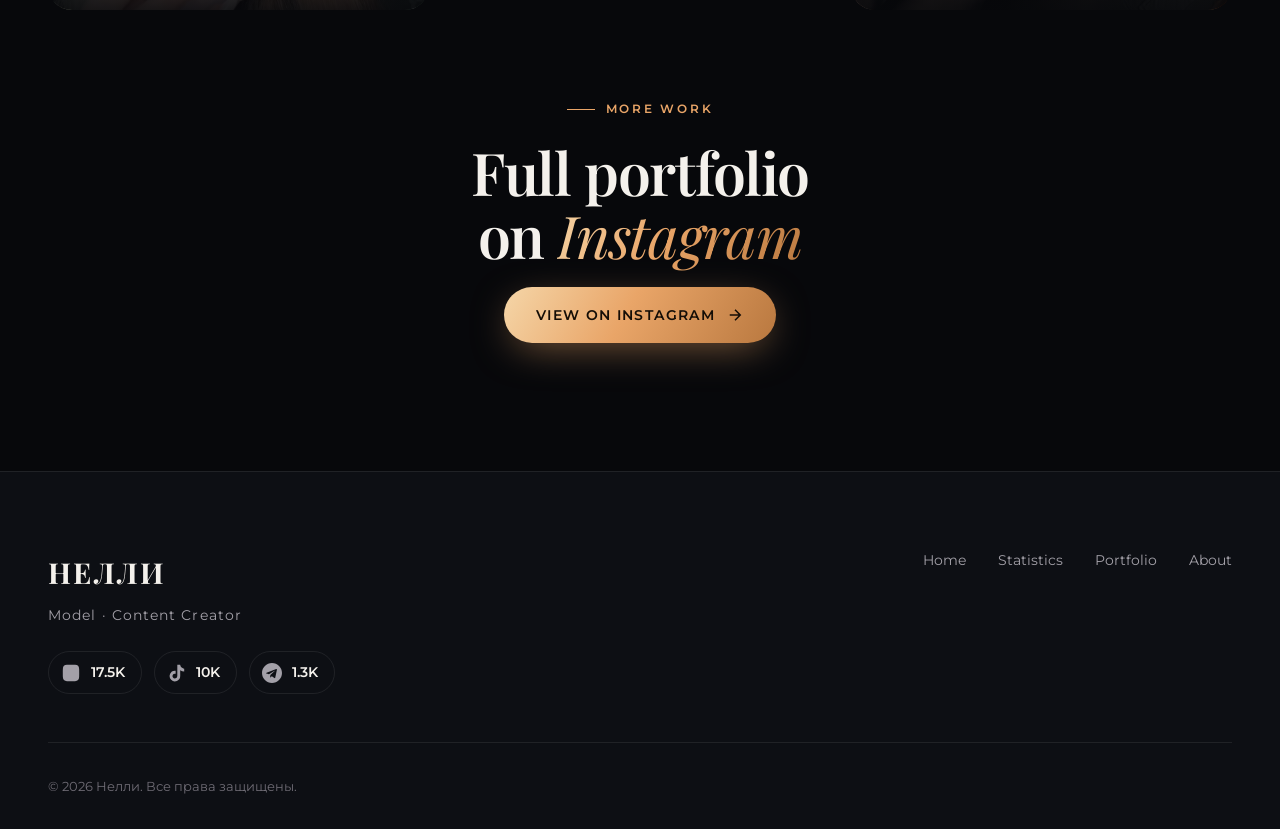
<file: portfolio.html>
<!DOCTYPE html>
<html lang="ru">
<head>
  <meta charset="UTF-8">
  <meta name="viewport" content="width=device-width, initial-scale=1.0">
  <title>Портфолио — Нелли</title>
  <meta name="description" content="Избранные работы и коллаборации Нелли с брендами.">
  <!-- Страховка: если скрипты не загрузятся, страница всё равно покажется -->
  <script>document.documentElement.classList.add('js');setTimeout(function(){if(!window.__ok)document.documentElement.classList.add('loaded','failsafe')},4500);</script>
  <link rel="preconnect" href="https://fonts.googleapis.com">
  <link rel="preconnect" href="https://fonts.gstatic.com" crossorigin>
  <link href="https://fonts.googleapis.com/css2?family=Montserrat:wght@300;400;500;600;700&family=Playfair+Display:ital,wght@0,400;0,600;0,700;1,400;1,600&display=swap" rel="stylesheet">
  <link rel="stylesheet" href="css/main.css">
  <link rel="stylesheet" href="css/portfolio.css">
</head>
<body>
  <div class="preloader" aria-hidden="true">
    <div class="preloader-inner">
      <div class="preloader-logo">Nelly</div>
      <div class="preloader-bar"><span id="preloaderBar"></span></div>
      <div class="preloader-pct" id="preloaderPct">0%</div>
    </div>
  </div>
  <div class="cursor-dot"></div><div class="cursor-ring"></div>

  <header class="nav" id="nav">
    <a href="index.html" class="nav-logo"><span class="logo-main">НЕЛЛИ</span><span class="logo-sub">Model &amp; Creator</span></a>
    <nav class="nav-menu" id="navMenu" aria-label="Основное меню">
      <a href="index.html" class="nav-item" data-i18n="nav_home">Главная</a>
      <a href="stats.html" class="nav-item" data-i18n="nav_stats">Статистика</a>
      <a href="portfolio.html" class="nav-item active" data-i18n="nav_portfolio">Портфолио</a>
      <a href="about.html" class="nav-item" data-i18n="nav_about">Обо мне</a>
      <a href="contact.html" class="nav-item nav-item-cta" data-i18n="nav_collab">Сотрудничество</a>
      <div class="lang-switcher">
        <button class="lang-btn" data-lang="ru" aria-label="Русский">РУ</button>
        <button class="lang-btn" data-lang="en" aria-label="English">EN</button>
      </div>
    </nav>
    <button class="nav-toggle" id="navToggle" aria-label="Открыть меню" aria-expanded="false"><span></span><span></span><span></span></button>
  </header>

  <main>
    <section class="section portfolio-page">
      <div class="container">
        <div class="portfolio-hero reveal">
  <h1 class="portfolio-hero-title">
    <span data-i18n="portfolio_title">Избранные</span><br>
    <span class="gradient-text italic" data-i18n="portfolio_title_highlight">проекты</span>
  </h1>
  <p class="section-sub" style="margin-inline:auto" data-i18n="portfolio_subtitle">Коллаборации с брендами. Каждый проект — история, рассказанная визуально.</p>
</div>

<div class="portfolio-filters reveal">
  <button class="filter-btn active" data-filter="*" data-i18n="portfolio_all">Все работы</button>
  <button class="filter-btn" data-filter="fashion" data-i18n="portfolio_fashion">Fashion</button>
  <button class="filter-btn" data-filter="beauty" data-i18n="portfolio_beauty">Beauty</button>
  <button class="filter-btn" data-filter="lifestyle" data-i18n="portfolio_lifestyle">Lifestyle</button>
  <button class="filter-btn" data-filter="commercial" data-i18n="portfolio_commercial">Коммерция</button>
</div>

        <!-- Фото клади в images/portfolio/ с именами 01.jpg ... 06.jpg -->
        <div class="portfolio-grid reveal" id="portfolioGrid">
          <article class="portfolio-item" data-category="fashion">
            <div class="portfolio-image">
              <img src="images/portfolio/01.jpg" alt="Fashion-съёмка" loading="lazy" onerror="this.parentNode.classList.add('no-img')">
              <div class="portfolio-fallback" aria-hidden="true">F</div>
              <div class="portfolio-overlay">
                <span class="portfolio-tag">Fashion</span>
                <h3 class="portfolio-title">Модная редакция</h3>
                <p class="portfolio-desc">Редакционная съёмка: минимализм, мягкий свет, акцент на силуэт.</p>
                <button class="portfolio-btn" data-modal="1">Подробнее</button>
              </div>
            </div>
          </article>

          <article class="portfolio-item portfolio-item-wide" data-category="commercial">
            <div class="portfolio-image">
              <img src="images/portfolio/02.jpg" alt="Рекламная кампания" loading="lazy" onerror="this.parentNode.classList.add('no-img')">
              <div class="portfolio-fallback" aria-hidden="true">C</div>
              <div class="portfolio-overlay">
                <span class="portfolio-tag">Коммерция</span>
                <h3 class="portfolio-title">Рекламная кампания</h3>
                <p class="portfolio-desc">UGC-контент к запуску коллекции: Reels, Stories и фото для карточек товара.</p>
                <button class="portfolio-btn" data-modal="2">Подробнее</button>
              </div>
            </div>
          </article>

          <article class="portfolio-item" data-category="beauty">
            <div class="portfolio-image">
              <img src="images/portfolio/03.jpg" alt="Beauty-съёмка" loading="lazy" onerror="this.parentNode.classList.add('no-img')">
              <div class="portfolio-fallback" aria-hidden="true">B</div>
              <div class="portfolio-overlay">
                <span class="portfolio-tag">Beauty</span>
                <h3 class="portfolio-title">Beauty кампания</h3>
                <p class="portfolio-desc">Контент для уходовой косметики: крупные планы и текстуры.</p>
                <button class="portfolio-btn" data-modal="3">Подробнее</button>
              </div>
            </div>
          </article>

          <article class="portfolio-item" data-category="lifestyle">
            <div class="portfolio-image">
              <img src="images/portfolio/04.jpg" alt="Travel-съёмка" loading="lazy" onerror="this.parentNode.classList.add('no-img')">
              <div class="portfolio-fallback" aria-hidden="true">L</div>
              <div class="portfolio-overlay">
                <span class="portfolio-tag">Lifestyle</span>
                <h3 class="portfolio-title">Travel серия</h3>
                <p class="portfolio-desc">Коллаборация с отелем: публикации и фото для сайта и соцсетей.</p>
                <button class="portfolio-btn" data-modal="4">Подробнее</button>
              </div>
            </div>
          </article>

          <article class="portfolio-item portfolio-item-tall" data-category="fashion">
            <div class="portfolio-image">
              <img src="images/portfolio/05.jpg" alt="Fashion-портрет" loading="lazy" onerror="this.parentNode.classList.add('no-img')">
              <div class="portfolio-fallback" aria-hidden="true">F</div>
              <div class="portfolio-overlay">
                <span class="portfolio-tag">Fashion</span>
                <h3 class="portfolio-title">Модный портрет</h3>
                <p class="portfolio-desc">Съёмка для лукбука: студийный свет, монохромная палитра.</p>
                <button class="portfolio-btn" data-modal="5">Подробнее</button>
              </div>
            </div>
          </article>

          <article class="portfolio-item" data-category="beauty">
            <div class="portfolio-image">
              <img src="images/portfolio/06.jpg" alt="Skincare-кампания" loading="lazy" onerror="this.parentNode.classList.add('no-img')">
              <div class="portfolio-fallback" aria-hidden="true">B</div>
              <div class="portfolio-overlay">
                <span class="portfolio-tag">Beauty</span>
                <h3 class="portfolio-title">Skincare амбассадор</h3>
                <p class="portfolio-desc">Долгосрочное сотрудничество с брендом натуральной косметики.</p>
                <button class="portfolio-btn" data-modal="6">Подробнее</button>
              </div>
            </div>
          </article>
        </div>

        <div class="portfolio-cta reveal" style="margin-top:5rem">
  <span class="section-tag" data-i18n="portfolio_more_tag">Больше работ</span>
  <h2 class="section-title">
    <span data-i18n="portfolio_more_title">Полное портфолио<br>в </span>
    <span class="gradient-text italic" data-i18n="portfolio_more_title_highlight">Instagram</span>
  </h2>
  <a href="https://www.instagram.com/nelly_vod" target="_blank" rel="noopener" class="btn btn-primary magnetic">
    <span data-i18n="portfolio_more_btn">Смотреть в Instagram</span>
    <span data-icon="arrow"></span>
  </a>
</div>
      </div>
    </section>
  </main>

  <footer class="footer">
  <div class="container">
    <div class="footer-top">
      <div>
        <div class="footer-logo">НЕЛЛИ</div>
        <p class="footer-tagline" data-i18n="footer_tagline">Модель · Контент-креатор</p>
        <div class="footer-socials" id="footerSocials"></div>
      </div>
        <nav class="footer-nav" aria-label="Нижнее меню">
        <a href="index.html" data-i18n="nav_home">Главная</a>
        <a href="stats.html" data-i18n="nav_stats">Статистика</a>
        <a href="portfolio.html" data-i18n="nav_portfolio">Портфолио</a>
        <a href="about.html" data-i18n="nav_about">Обо мне</a>
      </nav>
      </div>
      <div class="footer-bottom">
        <span>© <span id="year"></span> Нелли. Все права защищены.</span>
      </div>
    </div>
  </footer>

  <script src="js/vendor/gsap.min.js"></script>
  <script src="js/data.js"></script>
  <script src="js/i18n.js"></script>
  <script src="js/main.js"></script>
  <script src="js/portfolio.js"></script>
  <script src="js/mobile-fx.js"></script>
  <script src="js/fx3d.js"></script>
</body>
</html>
</file>
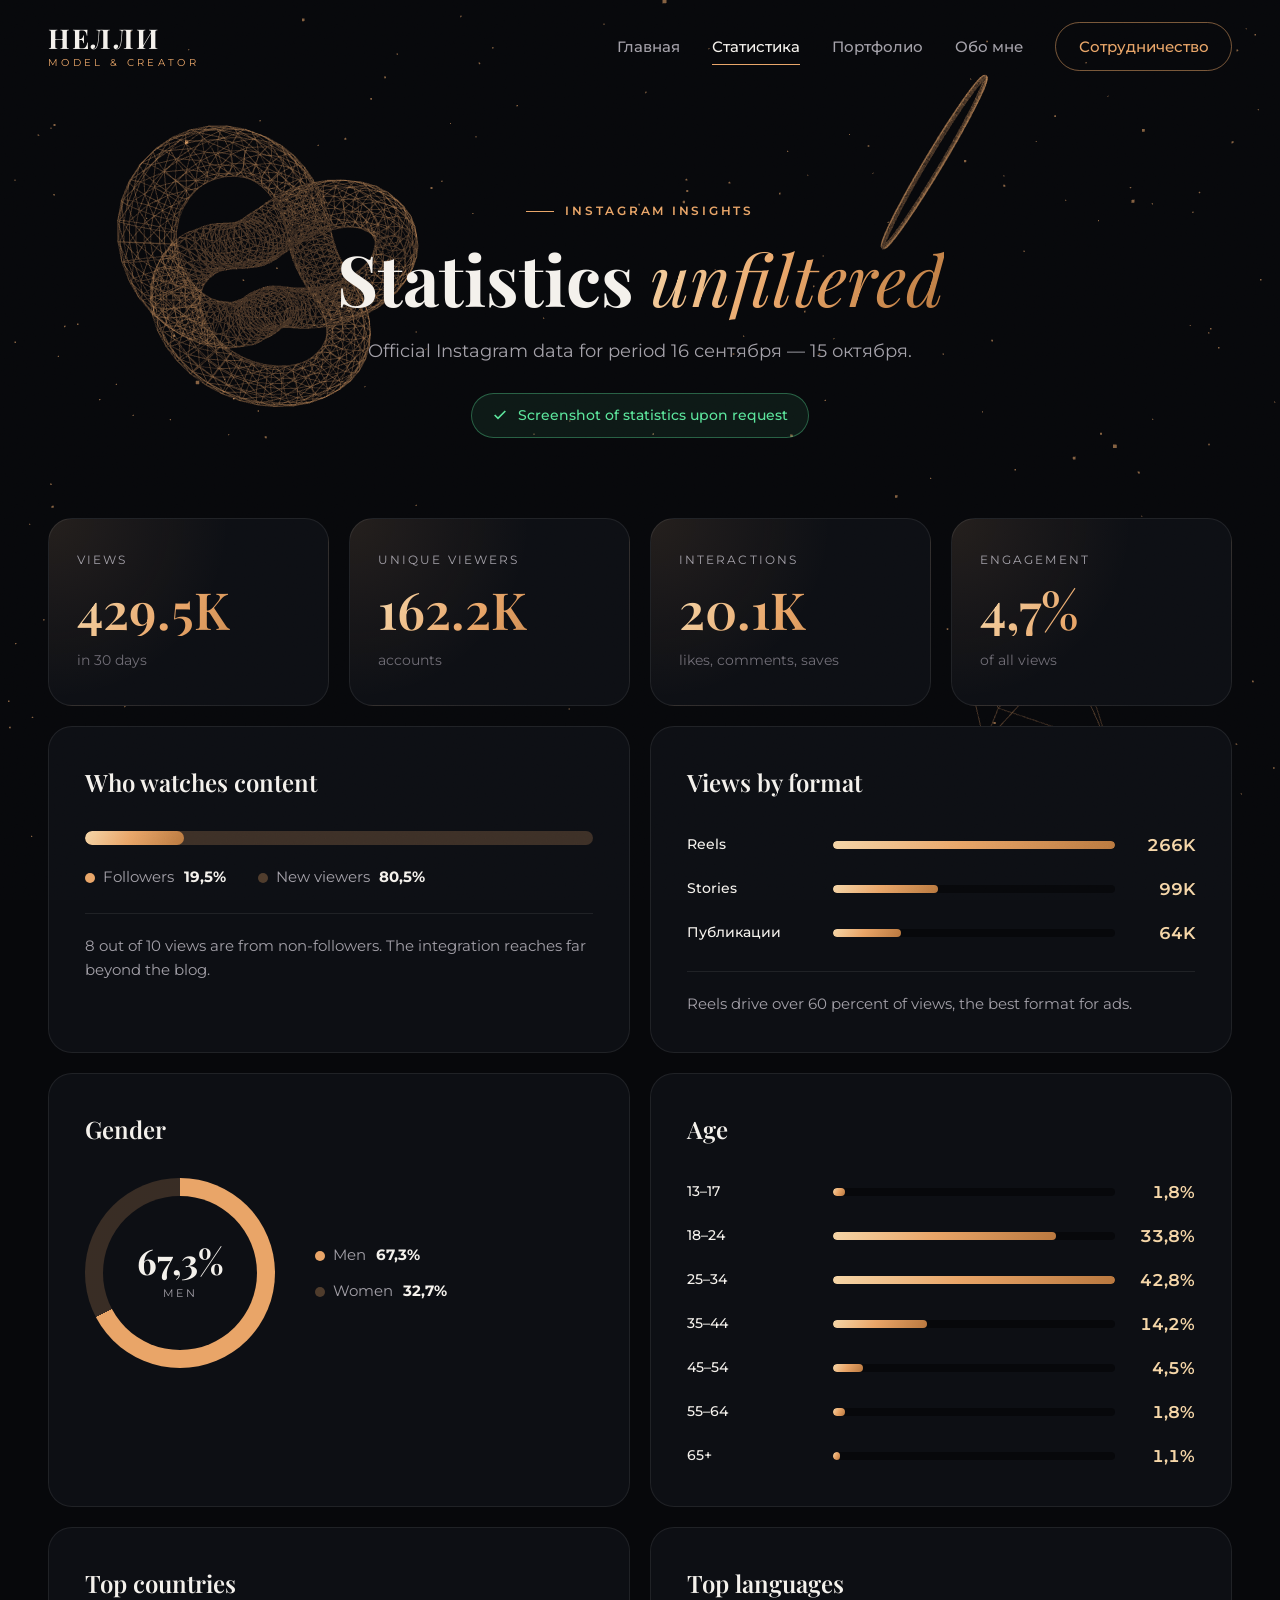
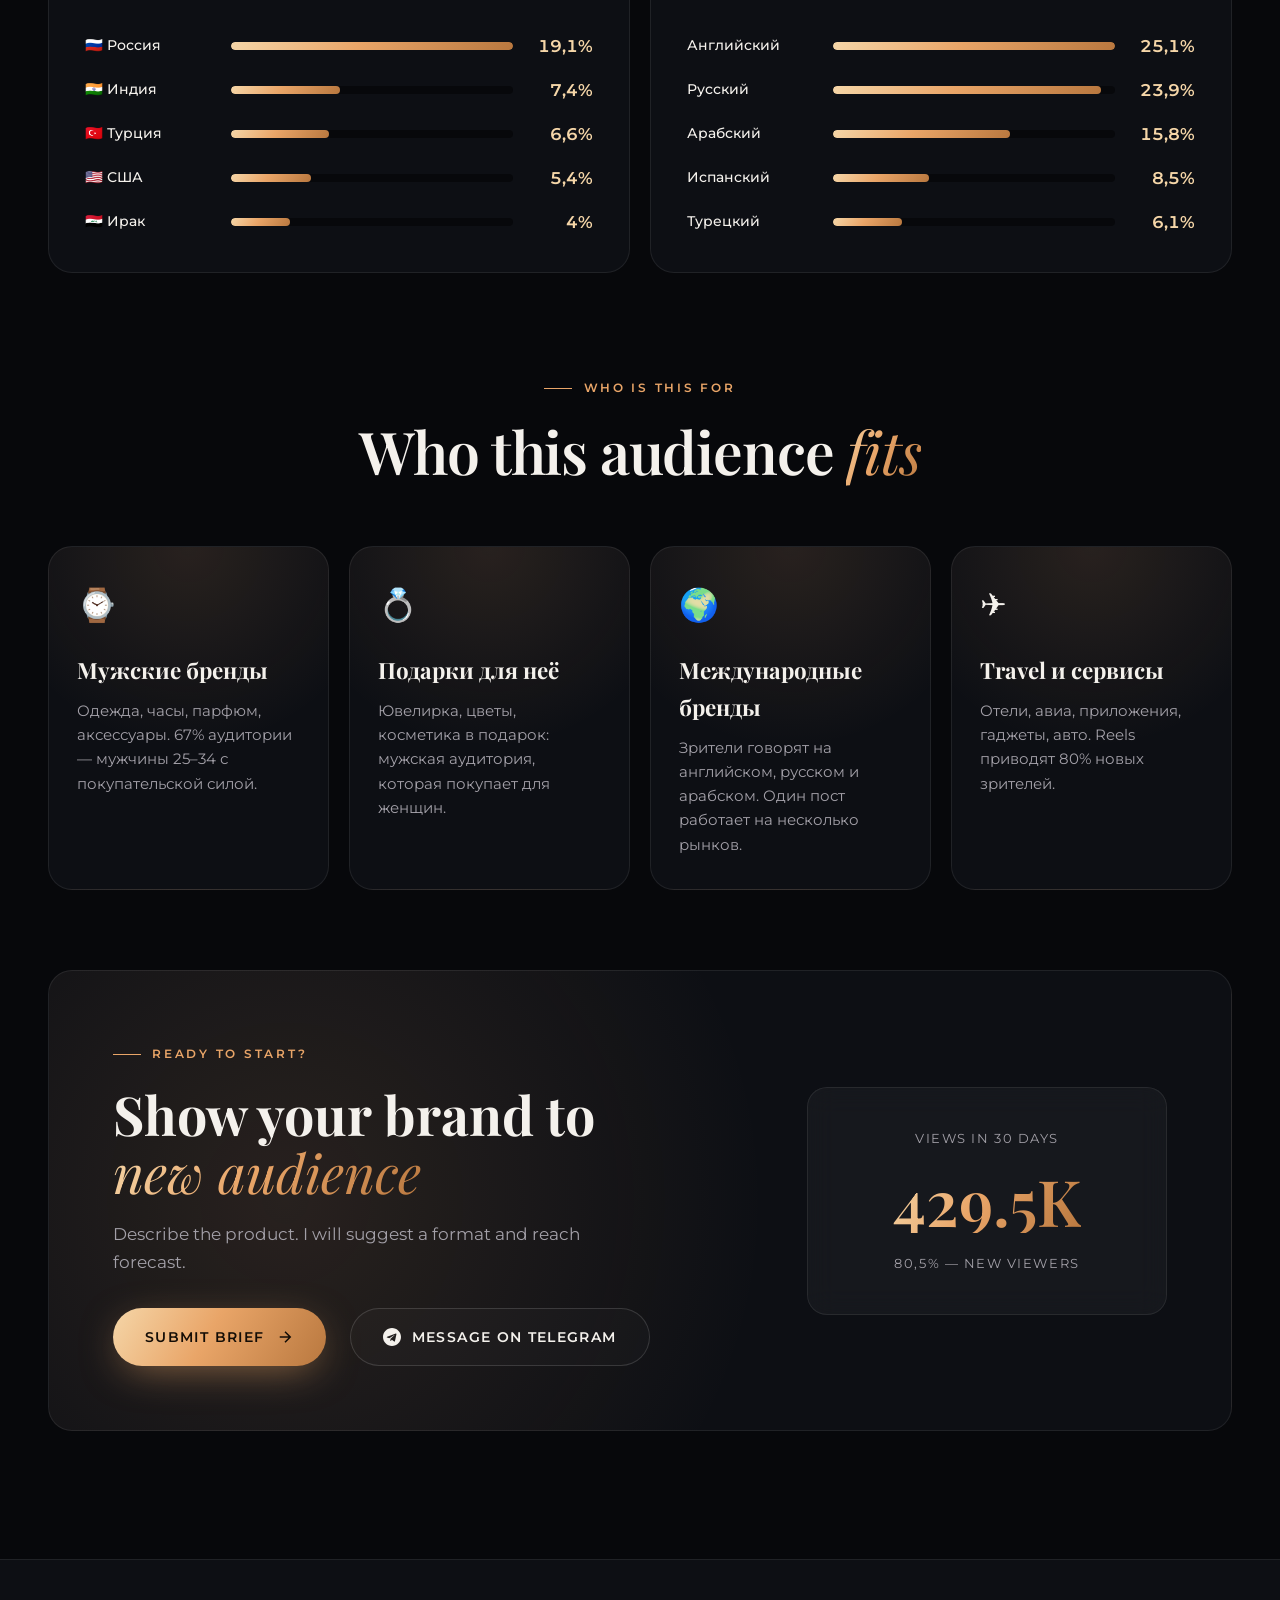
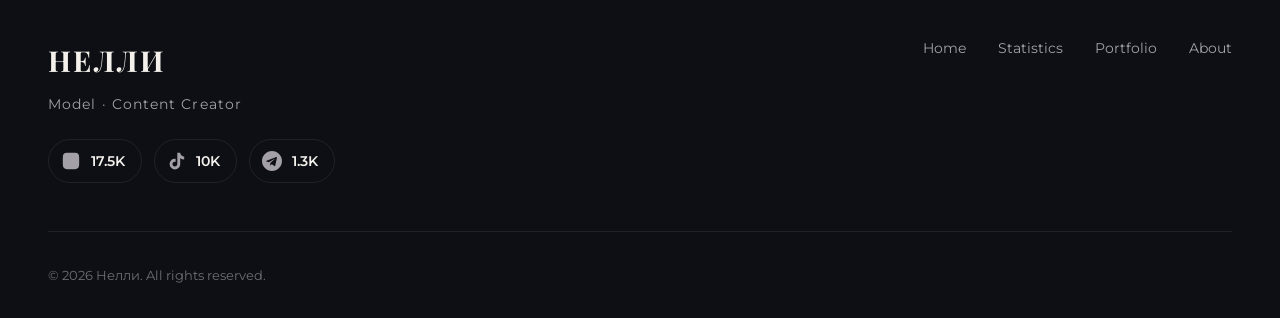
<file: stats.html>
<!DOCTYPE html>
<html lang="ru">
<head>
  <meta charset="UTF-8">
  <meta name="viewport" content="width=device-width, initial-scale=1.0">
  <title>Статистика — Нелли</title>
  <meta name="description" content="Детальная статистика аудитории Нелли по всем платформам: Instagram, TikTok, Telegram.">
  <link rel="preconnect" href="https://fonts.googleapis.com">
  <link rel="preconnect" href="https://fonts.gstatic.com" crossorigin>
  <link href="https://fonts.googleapis.com/css2?family=Montserrat:wght@300;400;500;600;700&family=Playfair+Display:ital,wght@0,400;0,600;0,700;1,400;1,600&display=swap" rel="stylesheet">
  <link rel="stylesheet" href="css/main.css">
  <link rel="stylesheet" href="css/stats.css">
</head>
<body>
  <div class="preloader" aria-hidden="true">
    <div class="preloader-inner">
      <div class="preloader-logo">Nelly</div>
      <div class="preloader-bar"><span id="preloaderBar"></span></div>
      <div class="preloader-pct" id="preloaderPct">0%</div>
    </div>
  </div>
  <div class="cursor-dot"></div><div class="cursor-ring"></div>

  <header class="nav" id="nav">
    <a href="index.html" class="nav-logo"><span class="logo-main">НЕЛЛИ</span><span class="logo-sub">Model &amp; Creator</span></a>
    <nav class="nav-menu" id="navMenu" aria-label="Основное меню">
      <a href="index.html" class="nav-item">Главная</a>
      <a href="stats.html" class="nav-item active">Статистика</a>
      <a href="portfolio.html" class="nav-item">Портфолио</a>
      <a href="about.html" class="nav-item">Обо мне</a>
      <a href="contact.html" class="nav-item nav-item-cta">Сотрудничество</a>
    </nav>
    <button class="nav-toggle" id="navToggle" aria-label="Открыть меню" aria-expanded="false"><span></span><span></span><span></span></button>
  </header>

  <main>
  <section class="section stats-page">
    <div class="container">
      <div class="stats-hero reveal">
  <span class="section-tag" data-i18n="stats_tag">Instagram Insights</span>
  <h1 class="stats-hero-title">
    <span data-i18n="stats_title">Статистика </span>
    <span class="gradient-text italic" data-i18n="stats_title_highlight">без фильтров</span>
  </h1>
  <p class="section-sub" style="margin-inline:auto">
    <span data-i18n="stats_subtitle">Официальные данные Instagram за период </span>
    <span data-value="insights.period"></span>.
  </p>
  <div class="verified-badge">
    <svg viewBox="0 0 24 24" fill="none" stroke="currentColor" stroke-width="2.5"><polyline points="20 6 9 17 4 12"/></svg>
    <span data-i18n="stats_verified">Скриншоты статистики — по запросу бренда</span>
  </div>
</div>

      <div class="kpi-grid reveal">
  <div class="kpi">
    <small data-i18n="stats_kpi_views">Просмотры</small>
    <strong data-value="insights.views" data-format="k">0</strong>
    <span data-i18n="stats_kpi_views_sub">за 30 дней</span>
  </div>
  <div class="kpi">
    <small data-i18n="stats_kpi_viewers">Уникальные зрители</small>
    <strong data-value="insights.viewers" data-format="k">0</strong>
    <span data-i18n="stats_kpi_viewers_sub">аккаунтов</span>
  </div>
  <div class="kpi">
    <small data-i18n="stats_kpi_interactions">Взаимодействия</small>
    <strong data-value="insights.interactions" data-format="k">0</strong>
    <span data-i18n="stats_kpi_interactions_sub">лайки, комментарии, сохранения</span>
  </div>
  <div class="kpi">
    <small data-i18n="stats_kpi_engagement">Вовлечённость</small>
    <strong data-value="insights.engagementPct" data-suffix="%">0</strong>
    <span data-i18n="stats_kpi_engagement_sub">от всех просмотров</span>
  </div>
</div>

      <div class="panels-2 reveal">
  <div class="panel">
    <h3 class="panel-title" data-i18n="stats_who_watches">Кто смотрит контент</h3>
    <div class="split"><div class="split-a" id="splitA"></div></div>
    <div class="split-legend">
      <span><i class="dot dot-a"></i><span data-i18n="stats_followers">Подписчики</span> <b data-value="insights.followersPct" data-suffix="%"></b></span>
      <span><i class="dot dot-b"></i><span data-i18n="stats_new_viewers">Новые зрители</span> <b data-value="insights.nonFollowersPct" data-suffix="%"></b></span>
    </div>
    <p class="panel-note" data-i18n="stats_note_reach">8 из 10 просмотров — люди, которые ещё не подписаны. Интеграция выходит далеко за пределы блога.</p>
  </div>
  <div class="panel">
    <h3 class="panel-title" data-i18n="stats_by_format">Просмотры по форматам</h3>
    <div class="hbars" id="typeBars"></div>
    <p class="panel-note" data-i18n="stats_note_reels">Reels дают больше 60% просмотров — лучший формат для рекламы.</p>
  </div>
</div>

      <div class="panels-2 panels-gender reveal">
  <div class="panel">
    <h3 class="panel-title" data-i18n="stats_gender">Пол</h3>
    <div class="donut-wrap">
      <div class="donut" id="genderDonut">
        <div class="donut-center">
          <strong data-value="insights.gender.men" data-suffix="%"></strong>
          <small data-i18n="stats_men">мужчины</small>
        </div>
      </div>
      <div class="split-legend split-legend-col">
        <span><i class="dot dot-a"></i><span data-i18n="stats_men">Мужчины</span> <b data-value="insights.gender.men" data-suffix="%"></b></span>
        <span><i class="dot dot-b"></i><span data-i18n="stats_women">Женщины</span> <b data-value="insights.gender.women" data-suffix="%"></b></span>
      </div>
    </div>
  </div>
  <div class="panel">
    <h3 class="panel-title" data-i18n="stats_age">Возраст</h3>
    <div class="hbars" id="ageBars"></div>
  </div>
</div>

      <div class="panels-2 reveal">
  <div class="panel">
    <h3 class="panel-title" data-i18n="stats_countries">Топ стран</h3>
    <div class="hbars" id="countryBars"></div>
  </div>
  <div class="panel">
    <h3 class="panel-title" data-i18n="stats_languages">Топ языков</h3>
    <div class="hbars" id="langBars"></div>
  </div>
</div>

      <div class="section-header center reveal" style="margin-top:6rem">
  <span class="section-tag" data-i18n="stats_fit_tag">Для кого</span>
  <h2 class="section-title">
    <span data-i18n="stats_fit_title">Кому подходит </span>
    <span class="gradient-text italic" data-i18n="stats_fit_title_highlight">эта аудитория</span>
  </h2>
</div>
<div class="fit-grid reveal" id="fitGrid"></div>

      <div class="cta-card reveal" style="margin-top:5rem">
  <div>
    <span class="section-tag" data-i18n="cta_tag">Готовы начать?</span>
    <h2 class="cta-title">
      <span data-i18n="stats_cta_title">Покажем ваш бренд<br></span>
      <span class="gradient-text italic" data-i18n="stats_cta_title_highlight">новой аудитории</span>
    </h2>
    <p class="cta-text" data-i18n="stats_cta_text">Расскажите о продукте — предложу формат и прогноз охвата.</p>
    <div class="cta-buttons">
      <a href="contact.html" class="btn btn-primary magnetic">
        <span data-i18n="cta_btn_brief">Заполнить бриф</span>
        <span data-icon="arrow"></span>
      </a>
      <a data-link="tgDm" target="_blank" rel="noopener" class="btn btn-outline magnetic">
        <span data-icon="telegram"></span>
        <span data-i18n="cta_btn_telegram">Написать в Telegram</span>
      </a>
    </div>
  </div>
  <div class="floating-card glass">
    <small data-i18n="cta_views">Просмотры за 30 дней</small>
    <strong class="gradient-text" data-value="insights.views" data-format="k">0</strong>
    <small><span data-value="insights.nonFollowersPct" data-suffix="%"></span> — <span data-i18n="cta_new_viewers">новые зрители</span></small>
  </div>
</div>
  </section>
</main>

<footer class="footer">
  <div class="container">
    <div class="footer-top">
      <div>
        <div class="footer-logo">НЕЛЛИ</div>
        <p class="footer-tagline" data-i18n="footer_tagline">Модель · Контент-креатор</p>
        <div class="footer-socials" id="footerSocials"></div>
      </div>
      <nav class="footer-nav" aria-label="Нижнее меню">
        <a href="index.html" data-i18n="nav_home">Главная</a>
        <a href="stats.html" data-i18n="nav_stats">Статистика</a>
        <a href="portfolio.html" data-i18n="nav_portfolio">Портфолио</a>
        <a href="about.html" data-i18n="nav_about">Обо мне</a>
      </nav>
    </div>
    <div class="footer-bottom">
      <span>© <span id="year"></span> Нелли. <span data-i18n="footer_rights">Все права защищены</span>.</span>
    </div>
  </div>
</footer>

 <script src="js/vendor/gsap.min.js"></script>
  <script src="js/data.js"></script>
  <script src="js/i18n.js"></script>
  <script src="js/main.js"></script>
  <script src="js/stats.js"></script>
  <script src="js/mobile-fx.js"></script>
  <script src="js/fx3d.js"></script>
</body>
</html>
</file>
<file: css/main.css>
/* ================================================================
   css/main.css — общий стиль всех страниц
   ================================================================ */
:root{
  --bg:#07080B; --bg-2:#0D0F14; --bg-3:#151821;
  --line:rgba(255,255,255,.08); --line-2:rgba(255,255,255,.14);
  --gold:#E9A568; --gold-light:#F5D6A8; --gold-dark:#B9783F;
  --grad:linear-gradient(120deg,#F5D6A8 0%,#E9A568 45%,#B9783F 100%);
  --text:#F4F1EC; --muted:#A3A0A8; --dim:#6F6C75;
  --ff-display:'Playfair Display',Georgia,serif;
  --ff-body:'Montserrat',system-ui,-apple-system,'Segoe UI',sans-serif;
  --ease:cubic-bezier(.22,1,.36,1);
  --radius:24px; --container:1280px;
  --pad:clamp(1.25rem,4vw,3rem);
}

/* ---------- База ---------- */
*,*::before,*::after{margin:0;padding:0;box-sizing:border-box}
[hidden]{display:none!important}
html{scroll-behavior:smooth;-webkit-text-size-adjust:100%}
body{font-family:var(--ff-body);font-size:1.0625rem;line-height:1.65;color:var(--text);background:var(--bg);overflow-x:hidden;-webkit-font-smoothing:antialiased}
/* киношное зерно поверх всего сайта */
body::after{content:'';position:fixed;inset:0;z-index:9000;pointer-events:none;opacity:.07;mix-blend-mode:overlay;
  background-image:url("data:image/svg+xml,%3Csvg xmlns='http://www.w3.org/2000/svg' width='160' height='160'%3E%3Cfilter id='n'%3E%3CfeTurbulence type='fractalNoise' baseFrequency='.9' numOctaves='3' stitchTiles='stitch'/%3E%3C/filter%3E%3Crect width='100%25' height='100%25' filter='url(%23n)'/%3E%3C/svg%3E")}
img{display:block;max-width:100%}
a{color:inherit;text-decoration:none}
button,input,select,textarea{font:inherit;color:inherit}
button{background:none;border:0;cursor:pointer}
::selection{background:var(--gold);color:#120c06}
:focus-visible{outline:2px solid var(--gold);outline-offset:3px;border-radius:6px}

.container{width:min(100% - var(--pad)*2,var(--container));margin-inline:auto}
.gradient-text{background:var(--grad);-webkit-background-clip:text;background-clip:text;color:transparent}
.italic{font-style:italic;font-weight:400}
.glass{background:linear-gradient(160deg,rgba(255,255,255,.055),rgba(255,255,255,.015));border:1px solid var(--line);border-radius:var(--radius);backdrop-filter:blur(14px);-webkit-backdrop-filter:blur(14px)}
section{position:relative}
.section{padding:clamp(5rem,10vw,9rem) 0}
.section-header{margin-bottom:clamp(2.5rem,5vw,4rem)}
.section-header.center{text-align:center}
.section-header.center .section-sub{margin-inline:auto}
.section-tag{display:inline-flex;align-items:center;gap:.7rem;font-size:.78rem;font-weight:600;letter-spacing:.22em;text-transform:uppercase;color:var(--gold);margin-bottom:1.25rem}
.section-tag::before{content:'';width:28px;height:1px;background:var(--gold)}
.section-title{font-family:var(--ff-display);font-weight:600;font-size:clamp(2.3rem,4.6vw,4.2rem);line-height:1.08;letter-spacing:-.02em;margin-bottom:1.25rem}
.section-sub{color:var(--muted);max-width:620px;font-size:1.1rem}

/* ---------- Появление при скролле ---------- */
.js .reveal{opacity:0;transform:translateY(40px)}
.js .reveal.visible,.failsafe .reveal{opacity:1;transform:none;transition:opacity 1.1s var(--ease),transform 1.1s var(--ease);transition-delay:var(--d,0s)}

/* ---------- Прелоадер ---------- */
.preloader{position:fixed;inset:0;z-index:10000;display:grid;place-items:center;background:var(--bg);transition:opacity .8s var(--ease),visibility .8s;animation:preloaderOut .8s 5s forwards}
.loaded .preloader{opacity:0;visibility:hidden;pointer-events:none}
@keyframes preloaderOut{to{opacity:0;visibility:hidden}}
.preloader-inner{text-align:center}
.preloader-logo{font-family:var(--ff-display);font-style:italic;font-size:clamp(3rem,8vw,5.5rem);letter-spacing:.12em;background:var(--grad);-webkit-background-clip:text;background-clip:text;color:transparent;animation:breathe 2s ease-in-out infinite}
@keyframes breathe{50%{opacity:.6;letter-spacing:.18em}}
.preloader-bar{width:min(260px,70vw);height:1px;background:var(--line-2);margin:1.5rem auto 1rem;overflow:hidden}
.preloader-bar span{display:block;height:100%;background:var(--grad);transform:scaleX(0);transform-origin:left}
.preloader-pct{font-size:.8rem;letter-spacing:.3em;color:var(--muted)}

/* ---------- Курсор ---------- */
.cursor-dot,.cursor-ring{position:fixed;top:0;left:0;z-index:9500;pointer-events:none;border-radius:50%;display:none}
.has-cursor .cursor-dot,.has-cursor .cursor-ring{display:block}
.has-cursor,.has-cursor a,.has-cursor button,.has-cursor summary{cursor:none}
.has-cursor input,.has-cursor textarea{cursor:text}
.cursor-dot{width:6px;height:6px;margin:-3px 0 0 -3px;background:var(--gold)}
.cursor-ring{width:38px;height:38px;margin:-19px 0 0 -19px;border:1px solid rgba(233,165,104,.6);transition:width .3s var(--ease),height .3s var(--ease),margin .3s var(--ease),background .3s}
.cursor-ring.hover{width:70px;height:70px;margin:-35px 0 0 -35px;background:rgba(233,165,104,.08)}

/* ---------- Навигация ---------- */
.nav{position:fixed;inset:0 0 auto;z-index:1000;display:flex;align-items:center;justify-content:space-between;padding:1.4rem var(--pad);border-bottom:1px solid transparent;transition:padding .4s var(--ease),background .4s,border-color .4s}
.nav.scrolled{padding-block:.9rem;background:rgba(7,8,11,.72);backdrop-filter:blur(18px) saturate(140%);-webkit-backdrop-filter:blur(18px) saturate(140%);border-color:var(--line)}
.nav.menu-open{backdrop-filter:none;-webkit-backdrop-filter:none;background:transparent}
.nav-logo{display:flex;flex-direction:column;line-height:1;position:relative;z-index:1001}
.logo-main{font-family:var(--ff-display);font-size:1.7rem;font-weight:700;letter-spacing:.08em}
.logo-sub{font-size:.65rem;letter-spacing:.32em;text-transform:uppercase;color:var(--gold);margin-top:.35rem}
.nav-menu{display:flex;align-items:center;gap:clamp(1.25rem,2.5vw,2.5rem)}
.nav-item{position:relative;font-size:.92rem;font-weight:500;color:var(--muted);transition:color .3s}
.nav-item::after{content:'';position:absolute;left:0;bottom:-6px;width:100%;height:1px;background:var(--gold);transform:scaleX(0);transform-origin:right;transition:transform .5s var(--ease)}
.nav-item:hover,.nav-item.active{color:var(--text)}
.nav-item:hover::after,.nav-item.active::after{transform:scaleX(1);transform-origin:left}
.nav-item-cta{padding:.7rem 1.4rem;border:1px solid rgba(233,165,104,.5);border-radius:999px;color:var(--gold)}
.nav-item-cta::after{display:none}
.nav-item-cta:hover,.nav-item-cta.active{background:var(--gold);color:#120c06}
.nav-toggle{display:none;position:relative;z-index:1001;width:44px;height:44px;flex-direction:column;justify-content:center;align-items:center;gap:6px}
.nav-toggle span{width:26px;height:1.5px;background:var(--text);transition:transform .4s var(--ease),opacity .3s}
.nav-toggle.active span:nth-child(1){transform:translateY(7.5px) rotate(45deg)}
.nav-toggle.active span:nth-child(2){opacity:0}
.nav-toggle.active span:nth-child(3){transform:translateY(-7.5px) rotate(-45deg)}

/* ---------- Кнопки ---------- */
.btn{position:relative;display:inline-flex;align-items:center;justify-content:center;gap:.7rem;padding:1.05rem 2rem;border-radius:999px;font-size:.85rem;font-weight:600;letter-spacing:.1em;text-transform:uppercase;overflow:hidden;white-space:nowrap;transition:transform .35s var(--ease),box-shadow .35s,background .35s,border-color .35s,color .35s}
.btn [data-icon]{display:inline-flex;transition:transform .35s var(--ease)}
.btn [data-icon] svg{width:18px;height:18px}
.btn:hover [data-icon="arrow"]{transform:translateX(4px)}
.btn-primary{background:var(--grad);color:#140d06;box-shadow:0 10px 40px -10px rgba(233,165,104,.6)}
.btn-primary::after{content:'';position:absolute;inset:0;background:linear-gradient(110deg,transparent 30%,rgba(255,255,255,.55) 50%,transparent 70%);transform:translateX(-120%);transition:transform .9s var(--ease)}
.btn-primary:hover::after{transform:translateX(120%)}
.btn-primary:hover{box-shadow:0 18px 50px -12px rgba(233,165,104,.85)}
.btn-outline{border:1px solid var(--line-2);color:var(--text);background:rgba(255,255,255,.02)}
.btn-outline:hover{border-color:var(--gold);color:var(--gold)}

/* ---------- Hero ---------- */
.hero{min-height:100svh;display:flex;align-items:center;padding:8rem 0 6rem;overflow:hidden}
.hero-canvas{position:absolute;inset:0;width:100%;height:100%;z-index:0}
.hero-glow{position:absolute;inset:0;z-index:0;pointer-events:none;background:radial-gradient(50% 60% at 75% 45%,rgba(233,165,104,.16),transparent 70%),radial-gradient(40% 50% at 10% 90%,rgba(185,120,63,.12),transparent 70%)}
.hero-grid{position:relative;z-index:2;display:grid;grid-template-columns:1.15fr .85fr;gap:clamp(2rem,5vw,5rem);align-items:center}
.hero-label{display:inline-flex;align-items:center;gap:.75rem;padding:.55rem 1.1rem;border:1px solid rgba(233,165,104,.3);border-radius:999px;background:rgba(233,165,104,.06);font-size:.82rem;font-weight:500;color:var(--gold-light);margin-bottom:2rem}
.pulse-dot{width:8px;height:8px;border-radius:50%;background:#5BE49B;animation:ping 2s infinite}
@keyframes ping{0%{box-shadow:0 0 0 0 rgba(91,228,155,.6)}70%,100%{box-shadow:0 0 0 10px rgba(91,228,155,0)}}
.hero-title{font-family:var(--ff-display);font-weight:600;font-size:clamp(3.2rem,7.4vw,7.2rem);line-height:.98;letter-spacing:-.03em;margin-bottom:1.75rem}
.hero-title .line{display:block;overflow:hidden;padding-bottom:.08em}
.hero-title .line>span{display:inline-block}
.js .hero-title .line>span{transform:translateY(110%)}
.loaded .hero-title .line>span{transform:none;transition:transform 1.3s var(--ease)}
.loaded .hero-title .line:nth-child(2)>span{transition-delay:.12s}
.loaded .hero-title .line:nth-child(3)>span{transition-delay:.24s}
.js .hero-anim{opacity:0;transform:translateY(24px)}
.loaded .hero-anim{opacity:1;transform:none;transition:opacity 1.1s var(--ease) var(--d,.4s),transform 1.1s var(--ease) var(--d,.4s)}
.hero-description{font-size:clamp(1.05rem,1.4vw,1.25rem);color:var(--muted);max-width:540px;margin-bottom:2.5rem}
.hero-stats{display:flex;gap:clamp(1.5rem,4vw,3rem);max-width:540px;margin-bottom:2.75rem;padding-top:1.75rem;border-top:1px solid var(--line)}
.hero-stat{display:flex;flex-direction:column}
.hero-stat-value{font-family:var(--ff-display);font-size:clamp(2rem,3.4vw,2.8rem);font-weight:600;line-height:1}
.hero-stat-label{font-size:.72rem;letter-spacing:.2em;text-transform:uppercase;color:var(--dim);margin-top:.5rem}
.hero-cta{display:flex;flex-wrap:wrap;gap:1rem;margin-bottom:2.5rem}
.hero-socials,.footer-socials{display:flex;flex-wrap:wrap;gap:.75rem}
.social-link{display:inline-flex;align-items:center;gap:.6rem;padding:.6rem 1rem .6rem .75rem;border:1px solid var(--line);border-radius:999px;font-size:.85rem;color:var(--muted);transition:border-color .35s,color .35s,transform .35s var(--ease)}
.social-link [data-icon]{display:inline-flex}
.social-link [data-icon] svg{width:20px;height:20px}
.social-link b{font-weight:600;color:var(--text)}
.social-link:hover{border-color:var(--gold);color:var(--gold);transform:translateY(-3px)}

.hero-visual{display:flex;justify-content:center}
@keyframes float{50%{transform:translateY(-12px)}}
.scroll-indicator{position:absolute;left:50%;bottom:2rem;z-index:2;transform:translateX(-50%);display:flex;flex-direction:column;align-items:center;gap:.6rem;font-size:.7rem;letter-spacing:.25em;text-transform:uppercase;color:var(--dim)}
.mouse{width:24px;height:38px;border:1.5px solid var(--line-2);border-radius:14px;display:flex;justify-content:center;padding-top:7px}
.wheel{width:3px;height:8px;border-radius:2px;background:var(--gold);animation:wheel 1.8s var(--ease) infinite}
@keyframes wheel{0%{opacity:0;transform:translateY(-4px)}40%{opacity:1}100%{opacity:0;transform:translateY(10px)}}

/* ---------- Бегущая строка ---------- */
.marquee{overflow:hidden;border-block:1px solid var(--line);padding:1.6rem 0;background:var(--bg-2)}
.marquee-track{display:flex;align-items:center;width:max-content;animation:marquee 40s linear infinite}
.marquee-track span{padding-right:3rem;font-family:var(--ff-display);font-size:clamp(1.8rem,3.5vw,3rem);font-style:italic;white-space:nowrap}
.marquee-track span:nth-child(4n+1){-webkit-text-stroke:1px var(--gold);color:transparent}
.marquee-track .star{color:var(--gold);font-style:normal;font-size:1.3rem}
@keyframes marquee{to{transform:translateX(-50%)}}

/* ---------- Цитаты ---------- */
.manifest{text-align:center}
.manifest .section-tag{justify-content:center}
.manifest-quote{font-family:var(--ff-display);font-style:italic;font-size:clamp(2rem,4.8vw,4.4rem);line-height:1.15;max-width:1000px;min-height:2.4em;margin:0 auto 2.5rem;transition:opacity .45s,filter .45s,transform .45s var(--ease)}
.manifest-quote.swap{opacity:0!important;filter:blur(8px)}
.quote-dots{display:flex;justify-content:center;gap:.6rem}
.quote-dots button{width:28px;height:23px;padding:10px 0;background:var(--line-2);background-clip:content-box;border-radius:2px;transition:width .3s,background-color .3s}
.quote-dots button.active{width:48px;background-color:var(--gold)}

/* ---------- Карточки преимуществ ---------- */
.features-grid{display:grid;grid-template-columns:repeat(auto-fit,minmax(260px,1fr));gap:1.25rem}
.feature-card{position:relative;display:flex;flex-direction:column;min-height:320px;padding:2.25rem 2rem;border-radius:var(--radius);border:1px solid var(--line);background:radial-gradient(500px circle at var(--mx,50%) var(--my,0%),rgba(233,165,104,.13),transparent 45%),var(--bg-2);transform-style:preserve-3d;transition:transform .25s ease-out,border-color .4s}
.feature-card:hover{border-color:rgba(233,165,104,.35)}
.feature-icon{width:56px;height:56px;display:grid;place-items:center;border-radius:16px;background:rgba(233,165,104,.1);color:var(--gold);margin-bottom:1.75rem;transform:translateZ(40px)}
.feature-icon svg{width:26px;height:26px}
.feature-title{font-family:var(--ff-display);font-size:1.6rem;font-weight:600;margin-bottom:.75rem;transform:translateZ(25px)}
.feature-desc{color:var(--muted);font-size:.98rem;margin-bottom:1.5rem}
.feature-tag{margin-top:auto;align-self:flex-start;padding:.45rem .9rem;border:1px solid rgba(233,165,104,.25);border-radius:999px;font-size:.72rem;letter-spacing:.14em;text-transform:uppercase;color:var(--gold-light)}

/* ---------- Процесс ---------- */
.process-grid{display:grid;grid-template-columns:repeat(auto-fit,minmax(220px,1fr));column-gap:2rem;row-gap:3rem}
.step{position:relative;padding-top:2.25rem;border-top:1px solid var(--line)}
.step::before{content:'';position:absolute;top:-1px;left:0;width:0;height:1px;background:var(--grad);transition:width 1.6s var(--ease) .3s}
.visible .step::before,.failsafe .step::before{width:100%}
.step-num{font-family:var(--ff-display);font-size:3.5rem;font-style:italic;line-height:1;color:transparent;-webkit-text-stroke:1px rgba(233,165,104,.6);margin-bottom:1.25rem}
.step h3{font-size:1.15rem;font-weight:600;margin-bottom:.5rem}
.step p{color:var(--muted);font-size:.95rem}



    /* ---------- CTA ---------- */
.cta-card{display:grid;grid-template-columns:1.2fr .8fr;gap:clamp(2rem,5vw,5rem);border-radius:var(--radius);border:1px solid var(--line);background:radial-gradient(800px circle at 20% 50%,rgba(233,165,104,.12),transparent 60%),var(--bg-2)}
.cta-title{font-family:var(--ff-display);font-size:clamp(2rem,4.2vw,3.8rem);line-height:1.08;margin-bottom:1.25rem}
.cta-text{color:var(--muted);font-size:1.05rem;margin-bottom:2rem;max-width:520px}
.floating-card{
  position:relative;
  text-align:center;
  padding:2.25rem 2rem;
  display:flex;
  flex-direction:column;
  gap:.35rem;
  border-radius:20px;
  background:rgba(255,255,255,.04);
  border:1px solid var(--line);
  min-width:240px;
}
.floating-card small{display:block;font-size:.8rem;letter-spacing:.12em;text-transform:uppercase;color:var(--muted)}
.floating-card strong{display:block;font-family:var(--ff-display);font-size:4rem;font-weight:600;line-height:1;margin:.75rem 0}

/* ---------- Footer ---------- */
.footer{padding:clamp(3rem,6vw,5rem) 0 2rem;border-top:1px solid var(--line);background:var(--bg-2)}
.footer-top{display:flex;justify-content:space-between;gap:3rem;margin-bottom:3rem}
.footer-logo{font-family:var(--ff-display);font-size:1.8rem;font-weight:700;letter-spacing:.08em;margin-bottom:.5rem}
.footer-tagline{font-size:.85rem;letter-spacing:.08em;color:var(--muted);margin-bottom:1.5rem}
.footer-nav{display:flex;flex-wrap:wrap;gap:.8rem 2rem}
.footer-nav a{font-size:.9rem;color:var(--muted);transition:color .3s}
.footer-nav a:hover{color:var(--text)}
.footer-bottom{padding-top:2rem;border-top:1px solid var(--line);display:flex;justify-content:space-between;flex-wrap:wrap;gap:1rem;font-size:.84rem;color:var(--dim)}
.footer-bottom a{color:var(--muted);transition:color .3s}
.footer-bottom a:hover{color:var(--gold)}

/* ---------- Адаптив ---------- */
@media (max-width:1024px){
  .hero-grid{grid-template-columns:1fr;text-align:center}
  .hero-content{order:2}
  .hero-visual{order:1;margin-bottom:3rem}
  .hero-label{justify-content:center;margin-inline:auto}
  .hero-description,.hero-stats{margin-inline:auto}
  .hero-cta,.hero-socials{justify-content:center}
  .cta-card{grid-template-columns:1fr;text-align:center;gap:3rem}
  .cta-text{margin-inline:auto}
  
}
@media (max-width:768px){
  .nav-menu{position:fixed;top:0;right:0;bottom:0;z-index:1000;flex-direction:column;justify-content:center;padding:3rem;background:rgba(7,8,11,.98);backdrop-filter:blur(40px);-webkit-backdrop-filter:blur(40px);border-left:1px solid var(--line);width:min(320px,85vw);transform:translateX(100%);transition:transform .5s var(--ease)}
  .nav.menu-open .nav-menu{transform:translateX(0)}
  .nav-item{font-size:1.3rem}
  .nav-toggle{display:flex}
  .portrait-badge{left:50%;bottom:3%;transform:translateX(-50%)}
  .scroll-indicator{display:none}
  .footer-top{flex-direction:column;gap:2rem}
  .footer-bottom{flex-direction:column;text-align:center}
}
@media (max-width:480px){
  .hero-stats{flex-direction:column;gap:1.5rem;text-align:center}
  .btn{width:100%}
  .features-grid{grid-template-columns:1fr}
  .process-grid{grid-template-columns:1fr}
}

/* ---------- Страница статистики ---------- */
.stats-page{padding-top:8rem}
.stats-hero{padding:4rem 0 3rem;text-align:center}
.stats-hero-title{font-family:var(--ff-display);font-size:clamp(2.5rem,5.5vw,5rem);line-height:1.05;margin-bottom:1.25rem}
.stats-notice{display:inline-flex;align-items:center;gap:.75rem;padding:.75rem 1.35rem;border:1px solid rgba(255,190,90,.4);border-radius:999px;background:rgba(255,190,90,.08);color:#ffbe5a;font-size:.88rem;font-weight:500;margin-bottom:2rem}
.stats-notice svg{width:20px;height:20px}
.stats-grid{display:grid;grid-template-columns:repeat(auto-fit,minmax(min(100%,340px),1fr));gap:1.5rem;margin-bottom:4rem}
.stat-card-big{display:flex;flex-direction:column;gap:1.5rem;padding:2.5rem;border-radius:var(--radius);border:1px solid var(--line);background:var(--bg-2);transition:border-color .4s,transform .4s var(--ease)}
.stat-card-big:hover{border-color:rgba(233,165,104,.4);transform:translateY(-8px)}
.stat-card-header{display:flex;align-items:flex-start;justify-content:space-between}
.stat-platform-badge{display:flex;align-items:center;gap:.8rem}
.stat-platform-icon{width:54px;height:54px;display:grid;place-items:center;border-radius:14px}
.stat-platform-icon svg{width:28px;height:28px;color:#fff}
.stat-platform-icon.instagram{background:linear-gradient(135deg,#833AB4,#FD1D1D,#FCAF45)}
.stat-platform-icon.tiktok{background:linear-gradient(135deg,#000,#00f2ea)}
.stat-platform-icon.telegram{background:linear-gradient(135deg,#0088CC,#00D4FF)}
.stat-card-header h3{font-size:1.4rem;margin-bottom:.35rem}
.stat-card-header .tag{font-size:.7rem;letter-spacing:.16em;text-transform:uppercase;padding:.3rem .7rem;border-radius:6px;background:rgba(91,228,155,.12);color:#5BE49B}
.stat-growth-badge{align-self:flex-start;display:inline-flex;align-items:center;gap:.45rem;padding:.45rem .8rem;border-radius:8px;background:rgba(91,228,155,.12);color:#5BE49B;font-size:.78rem;font-weight:600}
.stat-growth-badge svg{width:14px;height:14px}
.stat-main-number{font-family:var(--ff-display);font-size:clamp(3rem,5vw,4.2rem);font-weight:700;line-height:1;margin-bottom:.5rem}
.stat-main-label{font-size:.9rem;letter-spacing:.08em;text-transform:uppercase;color:var(--muted);margin-bottom:1.5rem}
.stat-metrics{display:grid;grid-template-columns:repeat(2,1fr);gap:1.25rem;padding-top:1.5rem;border-top:1px solid var(--line)}
.stat-metric-item{text-align:center}
.stat-metric-value{display:block;font-size:1.6rem;font-weight:600;margin-bottom:.35rem}
.stat-metric-label{font-size:.75rem;letter-spacing:.1em;text-transform:uppercase;color:var(--dim)}
.stat-summary{display:grid;grid-template-columns:repeat(auto-fit,minmax(220px,1fr));gap:1.5rem;padding:3rem;border:1px solid rgba(233,165,104,.3);border-radius:var(--radius);background:radial-gradient(600px circle at 50% 40%,rgba(233,165,104,.1),transparent 70%),var(--bg-2)}
.summary-item{text-align:center}
.summary-label{font-size:.8rem;letter-spacing:.14em;text-transform:uppercase;color:var(--muted);margin-bottom:.75rem}
.summary-value{font-family:var(--ff-display);font-size:clamp(2.5rem,4.5vw,3.8rem);font-weight:700;line-height:1}
.demo-chart{background:var(--bg);padding:2rem;border-radius:16px;margin-top:3rem}
.demo-chart h3{font-size:1.25rem;margin-bottom:1.75rem;text-align:center}
.demo-chart canvas{max-height:320px}

/* ---------- Страница контактов ---------- */
.contact-page{padding-top:8rem}
.contact-hero{padding:4rem 0;text-align:center}
.contact-hero-title{font-family:var(--ff-display);font-size:clamp(2.5rem,5.5vw,5rem);line-height:1.05;margin-bottom:1.25rem}
.contact-methods{display:grid;grid-template-columns:repeat(auto-fit,minmax(min(100%,340px),1fr));gap:1.5rem;margin-bottom:4rem}
.contact-card{display:flex;flex-direction:column;align-items:center;text-align:center;padding:3rem 2rem;border:1px solid var(--line);border-radius:var(--radius);background:var(--bg-2);transition:border-color .4s,transform .4s var(--ease)}
.contact-card:hover{border-color:rgba(233,165,104,.4);transform:translateY(-8px)}
.contact-card.primary{border-color:rgba(233,165,104,.4);background:radial-gradient(400px circle at 50% 30%,rgba(233,165,104,.12),transparent 70%),var(--bg-2)}
.contact-card-icon{width:72px;height:72px;display:grid;place-items:center;border-radius:18px;margin-bottom:1.75rem}
.contact-card-icon svg{width:36px;height:36px;color:#fff}
.contact-card h3{font-size:1.5rem;margin-bottom:1rem}
.contact-card p{color:var(--muted);margin-bottom:2rem;max-width:280px}
.brief-form{max-width:720px;margin:0 auto;padding:3rem;border:1px solid var(--line);border-radius:var(--radius);background:var(--bg-2)}
.form-group{margin-bottom:1.75rem}
.form-group label{display:block;font-size:.88rem;font-weight:500;margin-bottom:.6rem}
.form-group input,.form-group textarea,.form-group select{width:100%;padding:1rem 1.25rem;border:1px solid var(--line);border-radius:12px;background:var(--bg);color:var(--text);transition:border-color .3s}
.form-group input:focus,.form-group textarea:focus,.form-group select:focus{outline:0;border-color:var(--gold)}
.form-group textarea{resize:vertical;min-height:140px}
.form-group-row{display:grid;grid-template-columns:1fr 1fr;gap:1.25rem}
.form-submit{width:100%;margin-top:1rem}
.form-hint{font-size:.82rem;color:var(--dim);margin-top:.5rem}
/* ---------- CTA: единственная версия, других .cta-buttons в файле быть не должно ---------- */
.cta-card .cta-buttons{display:flex;flex-wrap:wrap;gap:1.25rem 1.5rem;margin-top:2rem}
.cta-card .cta-buttons .btn{flex:0 0 auto;width:auto;margin:0}
.cta-card .floating-card{z-index:0}
@media (max-width:1024px){
  .cta-card{row-gap:3.5rem}
  .cta-card .cta-buttons{justify-content:center}
  .cta-card .floating-card{animation:none}
}
@media (max-width:560px){
  .cta-card .cta-buttons{flex-direction:column}
  .cta-card .cta-buttons .btn{width:100%}
}
/* ---------- Шоурил ---------- */
.reel{position:relative;aspect-ratio:16/9;border-radius:var(--radius);overflow:hidden;border:1px solid var(--line);background:radial-gradient(circle at 50% 40%,#2a2118,#0d0f14);isolation:isolate}
.reel-video,.reel-slides,.reel-slides img{position:absolute;inset:0;width:100%;height:100%;object-fit:cover}
.reel-video{transform:scale(1.02);filter:saturate(1.05) contrast(1.06);transition:transform 1.6s var(--ease)}
.reel:hover .reel-video{transform:scale(1.07)}
.reel-slides img{opacity:0;transition:opacity 1.4s ease}
.reel-slides img.active{opacity:1;animation:kenburns 8s ease-out both}
@keyframes kenburns{from{transform:scale(1.18) translate(2%,1%)}to{transform:none}}
.reel-shade{position:absolute;inset:0;z-index:1;pointer-events:none;background:linear-gradient(to top,rgba(7,8,11,.88),transparent 50%),linear-gradient(to bottom,rgba(7,8,11,.55),transparent 30%)}
/* киношные чёрные полосы, уезжают при наведении */
.reel::before,.reel::after{content:'';position:absolute;left:0;right:0;z-index:3;height:7%;background:#000;transition:height .9s var(--ease)}
.reel::before{top:0}.reel::after{bottom:0}
.reel:hover::before,.reel:hover::after{height:0}
.reel-caption{position:absolute;top:calc(7% + 1rem);left:1.5rem;right:1.5rem;z-index:4;display:flex;justify-content:space-between;font-size:.75rem;letter-spacing:.2em;font-variant-numeric:tabular-nums;color:var(--muted)}
.reel-rec{display:flex;align-items:center;gap:.5rem}
.reel-rec i{width:8px;height:8px;border-radius:50%;background:#ff4d4d;animation:blink 1.2s steps(2) infinite}
@keyframes blink{50%{opacity:0}}
.reel-play{position:absolute;left:50%;top:50%;z-index:4;width:112px;height:112px;margin:-56px 0 0 -56px;display:grid;place-items:center;border-radius:50%;border:1px solid rgba(255,255,255,.25);background:rgba(255,255,255,.08);backdrop-filter:blur(10px);-webkit-backdrop-filter:blur(10px);color:var(--text);transition:transform .5s var(--ease),background .4s,color .4s}
.reel-play svg{width:32px;height:32px;margin-left:5px}
.reel-play:hover{transform:scale(1.1);background:var(--gold);color:#140d06}
.reel-play-ring{position:absolute;inset:-14px;border:1px solid rgba(233,165,104,.5);border-radius:50%;animation:ringPulse 2.4s var(--ease) infinite}
@keyframes ringPulse{from{transform:scale(.85);opacity:1}to{transform:scale(1.35);opacity:0}}
.reel-title{position:absolute;left:1.75rem;bottom:calc(7% + 1.25rem);z-index:4;font-family:var(--ff-display);font-style:italic;font-size:clamp(1.4rem,3vw,2.4rem)}
.reel-soon{position:absolute;left:50%;top:50%;z-index:4;transform:translate(-50%,-50%);display:none;padding:.8rem 1.5rem;border:1px solid rgba(233,165,104,.4);border-radius:999px;background:rgba(7,8,11,.6);backdrop-filter:blur(8px);font-size:.78rem;letter-spacing:.2em;text-transform:uppercase;color:var(--gold-light)}
.no-video .reel-play{display:none}
.no-video .reel-soon{display:block}
.reel-modal{position:fixed;inset:0;z-index:9400;display:grid;place-items:center;padding:var(--pad);background:rgba(5,6,8,.95);opacity:0;visibility:hidden;transition:opacity .4s,visibility .4s}
.reel-modal.open{opacity:1;visibility:visible}
.reel-modal video{width:min(1280px,100%);max-height:85vh;border-radius:16px;background:#000}
.reel-modal-close{position:absolute;top:1.25rem;right:1.25rem;width:48px;height:48px;border-radius:50%;border:1px solid var(--line-2);font-size:1.6rem;line-height:1;transition:background .3s,color .3s}
.reel-modal-close:hover{background:var(--gold);color:#140d06}
@media (max-width:640px){
  .reel{aspect-ratio:4/5}
  .reel-play{width:84px;height:84px;margin:-42px 0 0 -42px}
}
@media (prefers-reduced-motion:reduce){.reel-slides img.active,.reel-play-ring,.reel-rec i{animation:none}}
/* ---------- Переключатель языка ---------- */
.lang-switcher{display:flex;gap:.5rem;margin-left:1.5rem;padding-left:1.5rem;border-left:1px solid var(--line)}
.lang-btn{font-size:.75rem;font-weight:700;letter-spacing:.1em;padding:.4rem .8rem;border:1px solid var(--line-2);border-radius:6px;color:var(--muted);transition:color .3s,background .3s}
.lang-btn:hover{color:var(--text)}
.lang-btn.active{background:var(--grad);border-color:transparent;color:#140d06}
@media (max-width:768px){
  .lang-switcher{position:absolute;bottom:1.5rem;left:2rem;width:calc(100% - 4rem);margin:0;padding:1rem 0 0;border-left:0;border-top:1px solid var(--line)}
}

/* ---------- Портрет: фото во всю арку ---------- */
.portrait{position:relative;flex-shrink:0;width:min(100%,460px);aspect-ratio:3/4;margin-inline:auto;padding:0;border-radius:240px 240px 28px 28px;border:1px solid rgba(233,165,104,.35);background:radial-gradient(circle at 50% 30%,#2a2118,#0d0f14);overflow:visible}
.portrait-img{position:absolute;inset:0;z-index:1;display:block;width:100%;height:100%;object-fit:cover;object-position:center 20%;border-radius:inherit}
.portrait-fallback{position:absolute;inset:0;z-index:0;display:grid;place-items:center;border-radius:inherit;font-family:var(--ff-display);font-style:italic;font-size:clamp(6rem,14vw,10rem);color:rgba(233,165,104,.35)}
.portrait-badge{position:absolute;z-index:2;left:-1.5rem;bottom:2rem;top:auto;right:auto;transform:none;display:flex;flex-direction:column;gap:.2rem;min-width:150px;padding:1rem 1.35rem;white-space:nowrap;border-radius:16px;border:1px solid rgba(255,255,255,.12);background:rgba(14,15,20,.72);backdrop-filter:blur(14px);-webkit-backdrop-filter:blur(14px)}
.portrait-badge span{font-family:var(--ff-display);font-size:1.7rem;line-height:1;color:var(--text)}
.portrait-badge small{font-size:.66rem;letter-spacing:.16em;text-transform:uppercase;color:var(--muted)}
@media (max-width:768px){.portrait-badge{left:1rem;bottom:1rem;transform:none}}

/* ---------- Сенсорные экраны ---------- */
@media (hover:none){
  [data-tilt]{transition:transform .35s ease-out;will-change:transform}
  .portfolio-image img{will-change:transform;transition:none}
  .is-pressed{transform:scale(.97)!important;transition:transform .15s ease!important}
}

/* ---------- Обычный курсор ---------- */
.cursor-dot,.cursor-ring{display:none!important}
html,body{cursor:auto!important}
a,button,summary,select,label,[data-modal],.portfolio-item{cursor:pointer!important}

/* ---------- 3D-фон ---------- */
.fx3d{position:fixed;inset:0;width:100%;height:100%;z-index:0;pointer-events:none;opacity:0;transition:opacity 1.6s ease}
.fx3d.on{opacity:1}
main,.footer{position:relative;z-index:1}

/* ---------- Философия ---------- */
.manifest{padding:clamp(3.5rem,7vw,6rem) 0}
.manifest-card{position:relative;max-width:980px;margin:0 auto;padding:clamp(2.75rem,5vw,4.5rem) clamp(1.5rem,5vw,4.5rem) clamp(2rem,4vw,3rem);border:1px solid transparent;border-radius:32px;overflow:hidden;
  background:radial-gradient(600px circle at 50% 0%,rgba(233,165,104,.12),transparent 60%) padding-box,linear-gradient(var(--bg-2),var(--bg-2)) padding-box,linear-gradient(135deg,rgba(233,165,104,.7),rgba(233,165,104,.05) 35%,rgba(233,165,104,.05) 65%,rgba(233,165,104,.55)) border-box;
  box-shadow:0 40px 120px -40px rgba(233,165,104,.25)}
.manifest-mark{position:absolute;top:-.12em;left:.1em;font-family:var(--ff-display);font-size:clamp(9rem,18vw,15rem);line-height:1;color:transparent;-webkit-text-stroke:1px rgba(233,165,104,.35);pointer-events:none;user-select:none}
.manifest-ring{position:absolute;top:-42px;right:-42px;width:200px;height:200px;opacity:.65;animation:spin 40s linear infinite;pointer-events:none}
.manifest-ring text{font-family:var(--ff-body);font-size:12px;font-weight:600;letter-spacing:3px;fill:var(--gold)}
.manifest-quote{position:relative;display:flex;align-items:center;justify-content:center;font-size:clamp(1.8rem,3.8vw,3.3rem);min-height:3.6em;margin:0 auto 2rem}
.manifest-foot{display:flex;align-items:center;justify-content:space-between;gap:1.5rem;padding-top:1.75rem;border-top:1px solid var(--line)}
.manifest-sign{font-family:var(--ff-display);font-style:italic;font-size:1.5rem;background:var(--grad);-webkit-background-clip:text;background-clip:text;color:transparent}
.manifest-counter{font-size:.78rem;letter-spacing:.2em;color:var(--dim);font-variant-numeric:tabular-nums}
.quote-dots{gap:.5rem}
.quote-dots button{width:40px;height:22px;padding:10px 0;background:none;border-radius:0}
.quote-dots button.active{width:64px;background:none}
.quote-dots i{position:relative;display:block;height:2px;border-radius:2px;background:var(--line-2);overflow:hidden}
.quote-dots i::after{content:'';position:absolute;inset:0;background:var(--grad);transform:scaleX(0);transform-origin:left}
.quote-dots .active i::after{animation:quoteProgress 6s linear forwards}
@keyframes quoteProgress{to{transform:scaleX(1)}}
@keyframes spin{to{transform:rotate(360deg)}}
@media (max-width:640px){
  .manifest-ring{width:140px;height:140px;top:-32px;right:-32px}
  .manifest-quote{font-size:1.6rem;min-height:5em}
  .manifest-foot{flex-direction:column;gap:1rem}
}

/* ---------- Как мы работаем: ближе к центру, шаги-карточки ---------- */
.process .container{width:min(100% - var(--pad)*2,1080px)}
.process .section-header{text-align:center}
.process .section-tag{justify-content:center}
.process-grid{grid-template-columns:repeat(4,1fr);column-gap:clamp(1rem,2vw,1.75rem)}
.step{overflow:hidden;padding:2rem 1.5rem 1.75rem;border:1px solid var(--line);border-radius:20px;background:linear-gradient(180deg,rgba(255,255,255,.035),rgba(255,255,255,0));transition:border-color .4s,transform .4s var(--ease)}
.step::before{top:0}
.step:hover{border-color:rgba(233,165,104,.35);transform:translateY(-6px)}
.step-num{transition:color .4s}
.step:hover .step-num{color:var(--gold)}
@media (max-width:1024px){.process-grid{grid-template-columns:repeat(2,1fr)}}
@media (max-width:560px){.process-grid{grid-template-columns:1fr}}

@media (prefers-reduced-motion:reduce){
  .manifest-ring{animation:none}
  .quote-dots .active i::after{animation:none;transform:none}
}
/* ---------- CTA: карточка строго внутри рамки. Держать в самом конце файла ---------- */
.cta-card{
  display:grid;
  grid-template-columns:minmax(0,1.2fr) minmax(0,.8fr);
  gap:clamp(2rem,5vw,4rem);
  align-items:center;
  padding:clamp(2.5rem,5vw,4.5rem);
  overflow:hidden; /* ничего не выйдет за рамку */
}
.cta-card .floating-card{
  position:relative;
  inset:auto;             /* сбрасывает top/right от старых правил */
  align-self:center;      /* по центру по высоте, а не во всю высоту */
  width:100%;
  min-width:0;
  max-width:360px;
  height:auto;
  margin:0 0 0 auto;
  padding:2.5rem 2rem;
  display:flex;
  flex-direction:column;
  align-items:center;
  justify-content:center;
  gap:.5rem;
  text-align:center;
  border-radius:20px;
  animation:none!important;
  transform:none!important;
}
@media (max-width:1024px){
  .cta-card{grid-template-columns:1fr;text-align:center}
  .cta-card .floating-card{margin:0 auto}
}
</file>
<file: css/about.css>
/* ================================================================
   css/about.css — страница «Обо мне» и композитка
   ================================================================ */
.about-page{padding-top:9rem}
.about-hero{display:grid;grid-template-columns:.9fr 1.1fr;gap:clamp(2.5rem,6vw,6rem);align-items:center}
.about-visual{display:flex;justify-content:center}
.about-title{font-family:var(--ff-display);font-weight:600;font-size:clamp(2.8rem,6vw,5.5rem);line-height:1;letter-spacing:-.02em;margin-bottom:1.75rem}
.about-lead{font-size:clamp(1.15rem,1.6vw,1.4rem);line-height:1.55;margin-bottom:1.25rem}
.about-text{color:var(--muted);max-width:580px;margin-bottom:1rem}
.about-signature{font-family:var(--ff-display);font-style:italic;font-size:3.2rem;margin-top:1.5rem;background:var(--grad);-webkit-background-clip:text;background-clip:text;color:transparent}

/* Композитка */
.compcard{display:grid;grid-template-columns:300px 1fr;gap:clamp(1.5rem,4vw,3rem);max-width:1040px;margin:0 auto;padding:clamp(1.5rem,4vw,3rem);border:1px solid rgba(233,165,104,.3);border-radius:var(--radius);background:radial-gradient(700px circle at 85% 0%,rgba(233,165,104,.1),transparent 60%),var(--bg-2)}
.compcard-photo{aspect-ratio:3/4;border-radius:18px;overflow:hidden;background:radial-gradient(circle at 50% 30%,#2a2118,#0d0f14)}
.compcard-photo img{width:100%;height:100%;object-fit:cover}
.compcard-info{display:flex;flex-direction:column}
.compcard-head{padding-bottom:1.5rem;margin-bottom:2rem;border-bottom:1px solid var(--line)}
.compcard-name{font-family:var(--ff-display);font-size:clamp(2.2rem,4vw,3.2rem);letter-spacing:.14em;line-height:1;margin-bottom:.6rem}
.compcard-sub{font-size:.72rem;letter-spacing:.26em;text-transform:uppercase;color:var(--gold)}
.compcard-grid{display:grid;grid-template-columns:repeat(4,1fr);gap:2rem 1.5rem}
.compcard-grid dt{font-size:.68rem;letter-spacing:.2em;text-transform:uppercase;color:var(--dim);margin-bottom:.4rem}
.compcard-grid dd{font-family:var(--ff-display);font-size:1.55rem;line-height:1.1}
.compcard-foot{display:flex;flex-wrap:wrap;gap:.5rem 2rem;margin-top:auto;padding-top:1.75rem;border-top:1px solid var(--line);font-size:.85rem;color:var(--muted)}
.compcard-actions{text-align:center;margin-top:2.25rem}

/* Таймлайн */
.timeline{position:relative;max-width:820px;margin:0 auto;padding-left:2.75rem}
.timeline::before{content:'';position:absolute;left:0;top:.6rem;bottom:.6rem;width:1px;background:linear-gradient(var(--gold),rgba(233,165,104,.05))}
.tl-item{position:relative;padding-bottom:3rem}
.tl-item:last-child{padding-bottom:0}
.tl-item::before{content:'';position:absolute;left:calc(-2.75rem - 5px);top:.5rem;width:11px;height:11px;border-radius:50%;background:var(--bg);border:2px solid var(--gold);box-shadow:0 0 0 6px rgba(233,165,104,.08)}
.tl-year{font-family:var(--ff-display);font-style:italic;font-size:1.15rem;color:var(--gold)}
.tl-item h3{font-size:1.35rem;margin:.25rem 0 .5rem}
.tl-item p{color:var(--muted);max-width:560px}

/* Адаптив */
@media (max-width:1024px){
  .about-hero{grid-template-columns:1fr;text-align:center}
  .about-text{margin-inline:auto}
  .about-intro .section-tag{justify-content:center}
  .compcard{grid-template-columns:1fr}
  .compcard-photo{max-width:340px;width:100%;margin:0 auto}
  .compcard-grid{grid-template-columns:repeat(2,1fr)}
}
@media (max-width:480px){
  .about-page{padding-top:7rem}
 .compcard-grid{gap:1.5rem 1rem}
  .compcard-grid dd{font-size:1.3rem}
}

/* Печать: в PDF попадает только композитка */
@media print{
  @page{size:A4 landscape;margin:12mm}
  body{background:#fff}
  body::after,.preloader,.cursor-dot,.cursor-ring,.nav,.footer{display:none!important}
  body *{visibility:hidden}
  #compcard .compcard,#compcard .compcard *{visibility:visible}
  #compcard .compcard{position:absolute;left:0;top:0;width:100%;max-width:none;margin:0;opacity:1!important;transform:none!important;-webkit-print-color-adjust:exact;print-color-adjust:exact}
}
/* Ширина секций как у «Как мы работаем» на главной */
.page-narrow .container{width:min(100% - var(--pad)*2,1080px)}
.page-narrow .section-header.center .section-tag{justify-content:center}
</file>
<file: css/contact.css>
/* ================================================================
   css/contact.css — стили страницы контактов
   ================================================================ */

.contact-page {
  padding-top: 8rem;
}

.contact-hero {
  padding: 4rem 0 2rem;
  text-align: center;
}

.contact-hero-title {
  font-family: var(--ff-display);
  font-size: clamp(2.5rem, 5.5vw, 5rem);
  line-height: 1.05;
  margin-bottom: 1.25rem;
}

/* Способы связи */
.contact-methods {
  display: grid;
  grid-template-columns: repeat(auto-fit, minmax(min(100%, 320px), 1fr));
  gap: 1.5rem;
}

.contact-card {
  display: flex;
  flex-direction: column;
  align-items: center;
  text-align: center;
  padding: 3rem 2rem;
  border: 1px solid var(--line);
  border-radius: var(--radius);
  background: var(--bg-2);
  transition: border-color 0.4s, transform 0.4s var(--ease);
}

.contact-card:hover {
  border-color: rgba(233, 165, 104, 0.4);
  transform: translateY(-8px);
}

.contact-card-primary {
  border-color: rgba(233, 165, 104, 0.4);
  background: radial-gradient(400px circle at 50% 30%, rgba(233, 165, 104, 0.12), transparent 70%), var(--bg-2);
}

.contact-card-icon {
  width: 72px;
  height: 72px;
  display: grid;
  place-items: center;
  border-radius: 18px;
  margin-bottom: 1.75rem;
}

.contact-card-icon svg {
  width: 36px;
  height: 36px;
  color: #fff;
}

.contact-card-icon.telegram {
  background: linear-gradient(135deg, #0088CC, #00D4FF);
}

.contact-card-icon.instagram {
  background: linear-gradient(135deg, #833AB4, #FD1D1D, #FCAF45);
}

.contact-card-icon.email {
  background: linear-gradient(135deg, var(--gold), var(--gold-dark));
}

.contact-card h3 {
  font-size: 1.5rem;
  margin-bottom: 1rem;
}

.contact-card p {
  color: var(--muted);
  margin-bottom: 2rem;
  max-width: 280px;
}

.contact-card .btn {
  width: 100%;
  max-width: 280px;
}

.contact-perks {
  display: flex;
  gap: 0.75rem;
  margin-top: 1.5rem;
}

.perk-badge {
  padding: 0.4rem 0.9rem;
  border: 1px solid rgba(255, 255, 255, 0.1);
  border-radius: 999px;
  font-size: 0.78rem;
  color: var(--muted);
}

/* Бриф-форма */
.brief-section {
  max-width: 800px;
  margin-inline: auto;
}

.brief-header {
  text-align: center;
  margin-bottom: 3rem;
}

.brief-form {
  padding: 3rem;
  border: 1px solid var(--line);
  border-radius: var(--radius);
  background: var(--bg-2);
}

.form-row {
  display: grid;
  grid-template-columns: 1fr 1fr;
  gap: 1.25rem;
}

.form-group {
  margin-bottom: 1.75rem;
}

.form-group label {
  display: block;
  font-size: 0.88rem;
  font-weight: 500;
  margin-bottom: 0.6rem;
}

.form-group input,
.form-group textarea,
.form-group select {
  width: 100%;
  padding: 1rem 1.25rem;
  border: 1px solid var(--line);
  border-radius: 12px;
  background: var(--bg);
  color: var(--text);
  font-size: 0.95rem;
  transition: border-color 0.3s, box-shadow 0.3s;
}

.form-group input:focus,
.form-group textarea:focus,
.form-group select:focus {
  outline: 0;
  border-color: var(--gold);
  box-shadow: 0 0 0 3px rgba(233, 165, 104, 0.1);
}

.form-group textarea {
  resize: vertical;
  min-height: 120px;
  line-height: 1.6;
}

.form-hint {
  display: block;
  font-size: 0.82rem;
  color: var(--dim);
  margin-top: 0.5rem;
  line-height: 1.5;
}

.form-footer {
  text-align: center;
  font-size: 0.85rem;
  color: var(--dim);
  margin-top: 1.5rem;
  line-height: 1.6;
}

/* Сообщения формы */
.form-message {
  display: none;
  flex-direction: column;
  align-items: center;
  text-align: center;
  padding: 3rem 2rem;
  border-radius: var(--radius);
  margin-top: 2rem;
}

.form-message svg {
  margin-bottom: 1.5rem;
}

.form-message h3 {
  font-size: 1.75rem;
  margin-bottom: 0.75rem;
}

.form-message p {
  color: var(--muted);
  max-width: 400px;
}

.form-message.success {
  display: flex;
  border: 1px solid rgba(91, 228, 155, 0.3);
  background: rgba(91, 228, 155, 0.08);
}

.form-message.success svg {
  stroke: #5BE49B;
}

.form-message.error {
  display: flex;
  border: 1
  }
  .form-message.error {
  display: flex;
  border: 1px solid rgba(255, 100, 100, 0.3);
  background: rgba(255, 100, 100, 0.08);
}

.form-message.error svg {
  stroke: #ff6464;
}

.form-message a {
  color: var(--gold);
  text-decoration: underline;
}

/* FAQ */
.faq-section {
  max-width: 900px;
  margin-inline: auto;
}

.faq-header {
  text-align: center;
  margin-bottom: 3rem;
}

.faq-list {
  display: flex;
  flex-direction: column;
  gap: 1rem;
}

.faq-item {
  border: 1px solid var(--line);
  border-radius: 16px;
  background: var(--bg-2);
  overflow: hidden;
  transition: border-color 0.3s;
}

.faq-item[open] {
  border-color: rgba(233, 165, 104, 0.3);
}

.faq-question {
  padding: 1.5rem 2rem;
  font-size: 1.08rem;
  font-weight: 600;
  cursor: pointer;
  list-style: none;
  display: flex;
  align-items: center;
  justify-content: space-between;
  transition: color 0.3s;
}

.faq-question::-webkit-details-marker {
  display: none;
}

.faq-question::after {
  content: '+';
  font-size: 1.8rem;
  color: var(--gold);
  transition: transform 0.3s;
}

.faq-item[open] .faq-question::after {
  transform: rotate(45deg);
}

.faq-question:hover {
  color: var(--gold);
}

.faq-answer {
  padding: 0 2rem 1.75rem;
  color: var(--muted);
  line-height: 1.7;
  animation: fadeIn 0.4s ease;
}

@keyframes fadeIn {
  from { opacity: 0; transform: translateY(-8px); }
  to { opacity: 1; transform: translateY(0); }
}

.faq-answer ul {
  margin: 1rem 0 1rem 1.5rem;
  list-style: disc;
}

.faq-answer li {
  margin-bottom: 0.5rem;
}

.faq-answer strong {
  color: var(--text);
  font-weight: 600;
}

/* Адаптив */
@media (max-width: 768px) {
  .contact-page {
    padding-top: 6rem;
  }

  .contact-methods {
    grid-template-columns: 1fr;
  }

  .form-row {
    grid-template-columns: 1fr;
  }

  .brief-form {
    padding: 2rem 1.5rem;
  }

  .faq-question {
    padding: 1.25rem 1.5rem;
    font-size: 0.98rem;
  }

  .faq-answer {
    padding: 0 1.5rem 1.5rem;
  }
}
/* Заголовок брифа по центру */
.brief-header{text-align:center;margin-bottom:3rem}
.brief-header .section-tag{justify-content:center}
.brief-header .section-sub{margin-inline:auto}
</file>
<file: css/portfolio.css>
/* ================================================================
   css/portfolio.css — галерея, фильтры, окно проекта
   ================================================================ */
.portfolio-page{padding-top:8rem}
.portfolio-hero{text-align:center;padding:4rem 0 3rem}
.portfolio-hero-title{font-family:var(--ff-display);font-weight:600;font-size:clamp(2.8rem,6.5vw,6rem);line-height:1;letter-spacing:-.02em;margin-bottom:1.25rem}

/* Фильтры */
.portfolio-filters{display:flex;flex-wrap:wrap;justify-content:center;gap:.75rem;margin-bottom:3rem}
.filter-btn{padding:.75rem 1.5rem;border:1px solid var(--line-2);border-radius:999px;font-size:.78rem;font-weight:600;letter-spacing:.14em;text-transform:uppercase;color:var(--muted);transition:color .3s,border-color .3s,background .3s}
.filter-btn:hover{color:var(--text);border-color:var(--gold)}
.filter-btn.active{background:var(--grad);border-color:transparent;color:#140d06}

/* Сетка в стиле журнальной вёрстки */
.portfolio-grid{display:grid;grid-template-columns:repeat(3,1fr);grid-auto-rows:340px;grid-auto-flow:dense;gap:1.25rem}
.portfolio-item{position:relative;border-radius:var(--radius);overflow:hidden;cursor:pointer;transition:transform .25s ease-out}
.portfolio-item-wide{grid-column:span 2}
.portfolio-item-tall{grid-row:span 2}
.portfolio-item.is-hidden{display:none}
.portfolio-item.is-entering{animation:itemIn .7s var(--ease) backwards}
@keyframes itemIn{from{opacity:0;transform:scale(.94) translateY(24px)}}

.portfolio-image{position:relative;width:100%;height:100%;background:var(--bg-2)}
.portfolio-image img{width:100%;height:100%;object-fit:cover;transition:transform 1.4s var(--ease),filter .6s}
.portfolio-item:hover .portfolio-image img{transform:scale(1.07);filter:brightness(.5) saturate(1.1)}
.portfolio-fallback{position:absolute;inset:0;display:none;place-items:center;font-family:var(--ff-display);font-style:italic;font-size:8rem;color:rgba(233,165,104,.35);background:radial-gradient(circle at 50% 30%,#2a2118,var(--bg-2))}
.portfolio-image.no-img img{display:none}
.portfolio-image.no-img .portfolio-fallback{display:grid}

/* Подпись поверх фото */
.portfolio-overlay{position:absolute;inset:0;display:flex;flex-direction:column;justify-content:flex-end;padding:clamp(1.5rem,3vw,2.25rem);background:linear-gradient(to top,rgba(7,8,11,.92),rgba(7,8,11,.15) 55%,transparent)}
.portfolio-tag{align-self:flex-start;font-size:.7rem;font-weight:600;letter-spacing:.22em;text-transform:uppercase;color:var(--gold);margin-bottom:.6rem}
.portfolio-title{font-family:var(--ff-display);font-size:clamp(1.5rem,2.4vw,2.1rem);font-weight:600;line-height:1.1;margin-bottom:.6rem}
.portfolio-desc{color:var(--muted);font-size:.92rem;max-width:420px;margin-bottom:1.25rem}
.portfolio-results{display:flex;flex-wrap:wrap;gap:.75rem;margin-bottom:1.25rem}
.result-badge{display:flex;flex-direction:column;padding:.7rem 1rem;border:1px solid rgba(233,165,104,.3);border-radius:12px;background:rgba(233,165,104,.08);font-size:.68rem;letter-spacing:.12em;text-transform:uppercase;color:var(--muted)}
.result-badge strong{font-family:var(--ff-display);font-size:1.4rem;letter-spacing:0;text-transform:none;color:var(--gold-light)}
.portfolio-btn{align-self:flex-start;display:inline-flex;align-items:center;gap:.5rem;padding:.7rem 1.25rem;border:1px solid var(--line-2);border-radius:999px;background:rgba(255,255,255,.08);backdrop-filter:blur(8px);-webkit-backdrop-filter:blur(8px);font-size:.74rem;font-weight:600;letter-spacing:.14em;text-transform:uppercase;transition:background .3s,color .3s,border-color .3s}
.portfolio-btn:hover{background:var(--gold);border-color:var(--gold);color:#140d06}
.portfolio-btn svg{width:16px;height:16px}

/* На компьютере детали появляются при наведении, на телефоне видны всегда */
@media (hover:hover){
  .portfolio-desc,.portfolio-results,.portfolio-btn{opacity:0;transform:translateY(14px);transition:opacity .5s var(--ease),transform .5s var(--ease),background .3s,color .3s}
  .portfolio-item:hover .portfolio-desc{opacity:1;transform:none}
  .portfolio-item:hover .portfolio-results{opacity:1;transform:none;transition-delay:.06s}
  .portfolio-item:hover .portfolio-btn{opacity:1;transform:none;transition-delay:.12s}
}

.portfolio-cta{text-align:center}
.portfolio-cta .section-tag{justify-content:center}

/* Окно проекта */
body.modal-lock{overflow:hidden}
.modal{position:fixed;inset:0;z-index:9400;display:grid;place-items:center;padding:var(--pad);visibility:hidden;opacity:0;transition:opacity .45s var(--ease),visibility .45s}
.modal.open{visibility:visible;opacity:1}
.modal-backdrop{position:absolute;inset:0;background:rgba(5,6,8,.86);backdrop-filter:blur(12px);-webkit-backdrop-filter:blur(12px)}
.modal-dialog{position:relative;display:grid;grid-template-columns:1.1fr .9fr;width:min(1120px,100%);max-height:90vh;overflow:auto;border:1px solid var(--line);border-radius:var(--radius);background:var(--bg-2);transform:translateY(40px) scale(.97);transition:transform .6s var(--ease)}
.modal.open .modal-dialog{transform:none}
.modal-media{position:relative;min-height:460px;background:radial-gradient(circle at 50% 30%,#2a2118,#0d0f14)}
.modal-media img{position:absolute;inset:0;width:100%;height:100%;object-fit:cover}
.modal-media.no-img img{display:none}
.modal-media.no-img::after{content:'N';position:absolute;inset:0;display:grid;place-items:center;font-family:var(--ff-display);font-style:italic;font-size:9rem;color:rgba(233,165,104,.35)}
.modal-body{display:flex;flex-direction:column;padding:clamp(2rem,4vw,3.25rem)}
.modal-title{font-family:var(--ff-display);font-size:clamp(2rem,3.5vw,3rem);line-height:1.05;margin-bottom:1rem}
.modal-text{color:var(--muted);margin-bottom:1.75rem}
.modal-meta{display:grid;grid-template-columns:1fr 1fr;gap:1.25rem;padding:1.5rem 0;border-block:1px solid var(--line);margin-bottom:1.5rem}
.modal-meta dt{font-size:.68rem;letter-spacing:.2em;text-transform:uppercase;color:var(--dim);margin-bottom:.25rem}
.modal-meta dd{font-weight:500}
.modal-results{display:flex;flex-wrap:wrap;gap:.75rem;margin-bottom:1.75rem}
.modal-nav{display:flex;justify-content:space-between;margin:auto 0 1.25rem;padding-top:1rem}
.modal-nav button{font-size:.78rem;font-weight:600;letter-spacing:.14em;text-transform:uppercase;color:var(--muted);transition:color .3s}
.modal-nav button:hover{color:var(--gold)}
.modal-close{position:absolute;top:1rem;right:1rem;z-index:2;width:46px;height:46px;display:grid;place-items:center;border:1px solid var(--line-2);border-radius:50%;background:rgba(7,8,11,.75);font-size:1.6rem;line-height:1;transition:background .3s,color .3s,transform .4s var(--ease)}
.modal-close:hover{background:var(--gold);color:#140d06;transform:rotate(90deg)}

/* Адаптив */
@media (max-width:1024px){
  .portfolio-grid{grid-template-columns:repeat(2,1fr);grid-auto-rows:320px}
  .modal-dialog{grid-template-columns:1fr}
  .modal-media{min-height:320px}
}
@media (max-width:640px){
  .portfolio-page{padding-top:6rem}
  .portfolio-grid{grid-template-columns:1fr;grid-auto-rows:440px}
  .portfolio-item-wide,.portfolio-item-tall{grid-column:auto;grid-row:auto}
  .modal{padding:0;place-items:end center}
  .modal-dialog{max-height:94vh;border-radius:var(--radius) var(--radius) 0 0}
}
@keyframes itemIn {
  from {
    opacity: 0;
    transform: scale(0.94) translateY(30px) rotateX(8deg);
    filter: blur(6px);
  }
  to {
    opacity: 1;
    transform: scale(1) translateY(0) rotateX(0);
    filter: blur(0);
  }
}
</file>
<file: css/stats.css>
/* ================================================================
   css/stats.css — стили страницы статистики
   ================================================================ */

.stats-page {
  padding-top: 8rem;
}

.stats-hero {
  padding: 4rem 0 2rem;
  text-align: center;
}

.stats-hero-title {
  font-family: var(--ff-display);
  font-size: clamp(2.5rem, 5.5vw, 5rem);
  line-height: 1.05;
  margin-bottom: 1.25rem;
}

.stats-notice {
  display: inline-flex;
  align-items: center;
  gap: 0.75rem;
  padding: 0.75rem 1.35rem;
  border: 1px solid rgba(255, 190, 90, 0.4);
  border-radius: 999px;
  background: rgba(255, 190, 90, 0.08);
  color: #ffbe5a;
  font-size: 0.88rem;
  font-weight: 500;
}

.stats-notice svg {
  width: 20px;
  height: 20px;
  flex-shrink: 0;
}

/* Сетка карточек платформ */
.stats-grid {
  display: grid;
  grid-template-columns: repeat(auto-fit, minmax(min(100%, 340px), 1fr));
  gap: 1.5rem;
  margin-bottom: 4rem;
}

.stat-card-big {
  display: flex;
  flex-direction: column;
  gap: 1.5rem;
  padding: 2.5rem;
  border-radius: var(--radius);
  border: 1px solid var(--line);
  background: var(--bg-2);
  transition: border-color 0.4s, transform 0.4s var(--ease);
}

.stat-card-big:hover {
  border-color: rgba(233, 165, 104, 0.4);
  transform: translateY(-8px);
}

.stat-card-header {
  display: flex;
  align-items: flex-start;
  justify-content: space-between;
  gap: 1rem;
}

.stat-platform-badge {
  display: flex;
  align-items: center;
  gap: 0.8rem;
}

.stat-platform-icon {
  width: 54px;
  height: 54px;
  display: grid;
  place-items: center;
  border-radius: 14px;
  flex-shrink: 0;
}

.stat-platform-icon svg {
  width: 28px;
  height: 28px;
  color: #fff;
}

.stat-platform-icon.instagram {
  background: linear-gradient(135deg, #833AB4, #FD1D1D, #FCAF45);
}

.stat-platform-icon.tiktok {
  background: linear-gradient(135deg, #000, #00f2ea);
}

.stat-platform-icon.telegram {
  background: linear-gradient(135deg, #0088CC, #00D4FF);
}

.stat-platform-badge h3 {
  font-size: 1.4rem;
  margin-bottom: 0.35rem;
}

.stat-platform-badge .tag {
  font-size: 0.7rem;
  letter-spacing: 0.16em;
  text-transform: uppercase;
  padding: 0.3rem 0.7rem;
  border-radius: 6px;
  background: rgba(91, 228, 155, 0.12);
  color: #5BE49B;
  display: inline-block;
}

.stat-growth-badge {
  display: inline-flex;
  align-items: center;
  gap: 0.45rem;
  padding: 0.45rem 0.8rem;
  border-radius: 8px;
  background: rgba(91, 228, 155, 0.12);
  color: #5BE49B;
  font-size: 0.78rem;
  font-weight: 600;
  white-space: nowrap;
}

.stat-growth-badge svg {
  width: 14px;
  height: 14px;
  flex-shrink: 0;
}

.stat-main-number {
  font-family: var(--ff-display);
  font-size: clamp(3rem, 5vw, 4.2rem);
  font-weight: 700;
  line-height: 1;
  margin-bottom: 0.5rem;
}

.stat-main-label {
  font-size: 0.9rem;
  letter-spacing: 0.08em;
  text-transform: uppercase;
  color: var(--muted);
  margin-bottom: 1.5rem;
}

.stat-metrics {
  display: grid;
  grid-template-columns: repeat(2, 1fr);
  gap: 1.25rem;
  padding-top: 1.5rem;
  border-top: 1px solid var(--line);
}

.stat-metric-item {
  text-align: center;
}

.stat-metric-value {
  display: block;
  font-size: 1.6rem;
  font-weight: 600;
  margin-bottom: 0.35rem;
}

.stat-metric-label {
  font-size: 0.75rem;
  letter-spacing: 0.1em;
  text-transform: uppercase;
  color: var(--dim);
}

/* Общая сводка */
.stat-summary {
  display: grid;
  grid-template-columns: repeat(auto-fit, minmax(220px, 1fr));
  gap: 1.5rem;
  padding: 3rem;
  border: 1px solid rgba(233, 165, 104, 0.3);
  border-radius: var(--radius);
  background: radial-gradient(600px circle at 50% 40%, rgba(233, 165, 104, 0.1), transparent 70%), var(--bg-2);
}

.summary-item {
  text-align: center;
}

.summary-label {
  font-size: 0.8rem;
  letter-spacing: 0.14em;
  text-transform: uppercase;
  color: var(--muted);
  display: block;
  margin-bottom: 0.75rem;
}

.summary-value {
  font-family: var(--ff-display);
  font-size: clamp(2.5rem, 4.5vw, 3.8rem);
  font-weight: 700;
  line-height: 1;
}

/* Демография */
.demographics-grid {
  display: grid;
  grid-template-columns: repeat(auto-fit, minmax(min(100%, 300px), 1fr));
  gap: 2rem;
  margin-top: 2rem;
}

.demo-card {
  padding: 2.25rem;
  border: 1px solid var(--line);
  border-radius: var(--radius);
  background: var(--bg-2);
}

.demo-card-title {
  font-size: 1.25rem;
  font-weight: 600;
  margin-bottom: 1.75rem;
}

/* Бары возраста */
.demo-bars {
  display: flex;
  flex-direction: column;
  gap: 1.5rem;
}

.demo-bar-item {
  display: flex;
  align-items: center;
  gap: 0.75rem;
}

.demo-bar-label {
  font-size: 0.88rem;
  font-weight: 500;
  min-width: 60px;
}

.demo-bar-track {
  flex: 1;
  height: 8px;
  background: var(--bg);
  border-radius: 999px;
  overflow: hidden;
}

.demo-bar-fill {
  height: 100%;
  background: var(--grad);
  border-radius: inherit;
  animation: fillBar 1.2s var(--ease) 0.3s both;
}

@keyframes fillBar {
  from { width: 0 !important; }
}

.demo-bar-value {
  font-size: 0.88rem;
  font-weight: 600;
  min-width: 40px;
  text-align: right;
}

/* Список географии */
.demo-list {
  display: flex;
  flex-direction: column;
  gap: 1.25rem;
}

.demo-item {
  display: flex;
  align-items: center;
  justify-content: space-between;
  padding: 1rem;
  background: var(--bg);
  border-radius: 12px;
}

.demo-flag {
  font-size: 1.5rem;
}

.demo-country {
  flex: 1;
  margin: 0 1rem;
  font-weight: 500;
}

.demo-percent {
  font-weight: 600;
  color: var(--gold);
}

/* Теги интересов */
.demo-tags {
  display: flex;
  flex-wrap: wrap;
  gap: 0.75rem;
}

.demo-tag {
  display: inline-block;
  padding: 0.55rem 1.1rem;
  border: 1px solid rgba(233, 165, 104, 0.3);
  border-radius: 999px;
  background: rgba(233, 165, 104, 0.08);
  color: var(--gold-light);
  font-size: 0.88rem;
  font-weight: 500;
  transition: all 0.3s;
}

.demo-tag:hover {
  border-color: var(--gold);
  background: rgba(233, 165, 104, 0.15);
}

/* Адаптив */
@media (max-width: 768px) {
  .stats-page {
    padding-top: 6rem;
  }

  .stats-notice {
    font-size: 0.75rem;
    padding: 0.6rem 1rem;
  }

  .stat-metrics {
    grid-template-columns: 1fr;
  }

  .stat-summary {
    grid-template-columns: repeat(2, 1fr);
    padding: 1.75rem;
  }

  .demographics-grid {
    grid-template-columns: 1fr;
    gap: 1.5rem;
  }
}
/* ---------- Реальная статистика ---------- */
.verified-badge{display:inline-flex;align-items:center;gap:.6rem;margin-top:1.75rem;padding:.65rem 1.25rem;border:1px solid rgba(91,228,155,.35);border-radius:999px;background:rgba(91,228,155,.08);color:#5BE49B;font-size:.85rem;font-weight:500}
.verified-badge svg{width:16px;height:16px}

.kpi-grid{display:grid;grid-template-columns:repeat(4,1fr);gap:1.25rem;margin:3rem 0 1.25rem}
.kpi{padding:2rem 1.75rem;border:1px solid var(--line);border-radius:var(--radius);background:radial-gradient(300px circle at 0% 0%,rgba(233,165,104,.1),transparent 60%),var(--bg-2)}
.kpi small{display:block;font-size:.72rem;letter-spacing:.18em;text-transform:uppercase;color:var(--muted);margin-bottom:.9rem}
.kpi strong{display:block;font-family:var(--ff-display);font-size:clamp(2.4rem,4vw,3.4rem);font-weight:600;line-height:1;margin-bottom:.6rem;background:var(--grad);-webkit-background-clip:text;background-clip:text;color:transparent}
.kpi span{font-size:.85rem;color:var(--dim)}

.panels-2{display:grid;grid-template-columns:1fr 1fr;gap:1.25rem;margin-bottom:1.25rem}
.panel{padding:2.25rem;border:1px solid var(--line);border-radius:var(--radius);background:var(--bg-2)}
.panel-title{font-family:var(--ff-display);font-size:1.5rem;font-weight:600;margin-bottom:1.75rem}
.panel-note{margin-top:1.5rem;padding-top:1.25rem;border-top:1px solid var(--line);color:var(--muted);font-size:.92rem}

.split{height:14px;border-radius:999px;background:rgba(233,165,104,.22);overflow:hidden}
.split-a{height:100%;width:0;background:var(--grad);border-radius:inherit;transition:width 1.4s var(--ease) .2s}
.in .split-a{width:var(--w)}
.split-legend{display:flex;flex-wrap:wrap;gap:.75rem 2rem;margin-top:1.25rem;font-size:.92rem;color:var(--muted)}
.split-legend b{color:var(--text);margin-left:.35rem}
.split-legend-col{flex-direction:column;margin-top:0}
.dot{display:inline-block;width:10px;height:10px;border-radius:50%;margin-right:.5rem;vertical-align:middle}
.dot-a{background:var(--gold)}
.dot-b{background:rgba(233,165,104,.3)}

.hbars{display:flex;flex-direction:column;gap:1rem}
.hbar{display:grid;grid-template-columns:130px 1fr 64px;align-items:center;gap:1rem}
.hbar-label{font-size:.9rem;font-weight:500}
.hbar-track{height:8px;border-radius:999px;background:var(--bg);overflow:hidden}
.hbar-fill{height:100%;width:0;border-radius:inherit;background:var(--grad);transition:width 1.3s var(--ease)}
.in .hbar-fill{width:var(--w)}
.hbar:nth-child(2) .hbar-fill{transition-delay:.08s}
.hbar:nth-child(3) .hbar-fill{transition-delay:.16s}
.hbar:nth-child(4) .hbar-fill{transition-delay:.24s}
.hbar:nth-child(n+5) .hbar-fill{transition-delay:.32s}
.hbar-val{text-align:right;font-weight:600;font-variant-numeric:tabular-nums;color:var(--gold-light)}

@property --p{syntax:'<number>';inherits:false;initial-value:0}
.donut-wrap{display:flex;align-items:center;gap:2.5rem;flex-wrap:wrap}
.donut{--p:0;position:relative;width:190px;height:190px;border-radius:50%;background:conic-gradient(var(--gold) calc(var(--p)*1%),rgba(233,165,104,.2) 0);transition:--p 1.6s var(--ease)}
.in .donut{--p:var(--target)}
.donut-center{position:absolute;inset:18px;border-radius:50%;background:var(--bg-2);display:grid;place-content:center;text-align:center}
.donut-center strong{font-family:var(--ff-display);font-size:2.2rem;line-height:1}
.donut-center small{font-size:.7rem;letter-spacing:.18em;text-transform:uppercase;color:var(--muted);margin-top:.35rem}

.fit-grid{display:grid;grid-template-columns:repeat(4,1fr);gap:1.25rem}
.fit-card{padding:2rem 1.75rem;border:1px solid var(--line);border-radius:var(--radius);background:radial-gradient(400px circle at var(--mx,50%) var(--my,0%),rgba(233,165,104,.12),transparent 50%),var(--bg-2);transition:transform .25s ease-out,border-color .4s}
.fit-card:hover{border-color:rgba(233,165,104,.35)}
.fit-icon{font-size:2rem;margin-bottom:1.25rem}
.fit-card h3{font-family:var(--ff-display);font-size:1.4rem;margin-bottom:.6rem}
.fit-card p{color:var(--muted);font-size:.92rem}

@media (max-width:1024px){
  .kpi-grid,.fit-grid{grid-template-columns:repeat(2,1fr)}
  .panels-2{grid-template-columns:1fr}
}
@media (max-width:560px){
  .kpi-grid,.fit-grid{grid-template-columns:1fr}
  .hbar{grid-template-columns:96px 1fr 54px;gap:.6rem}
  .panel{padding:1.75rem 1.25rem}
  .donut-wrap{justify-content:center}
}
</file>
